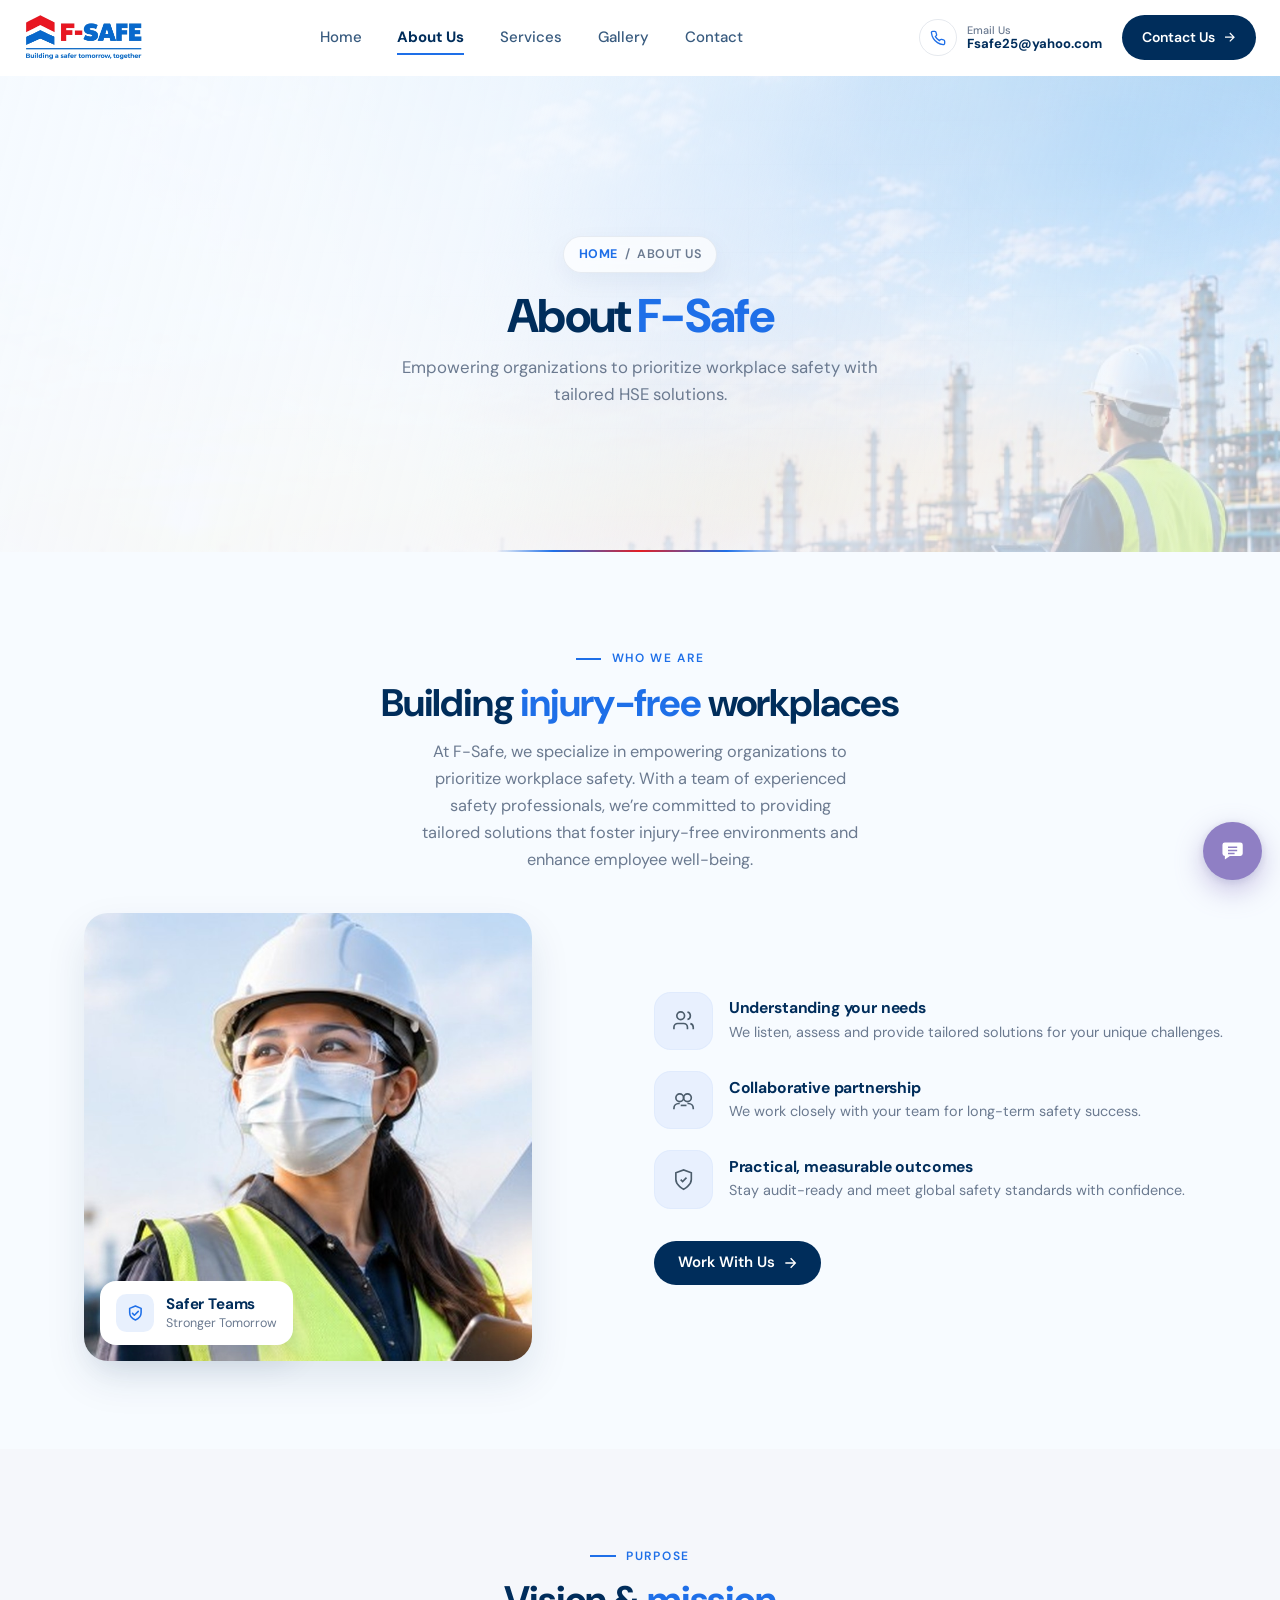
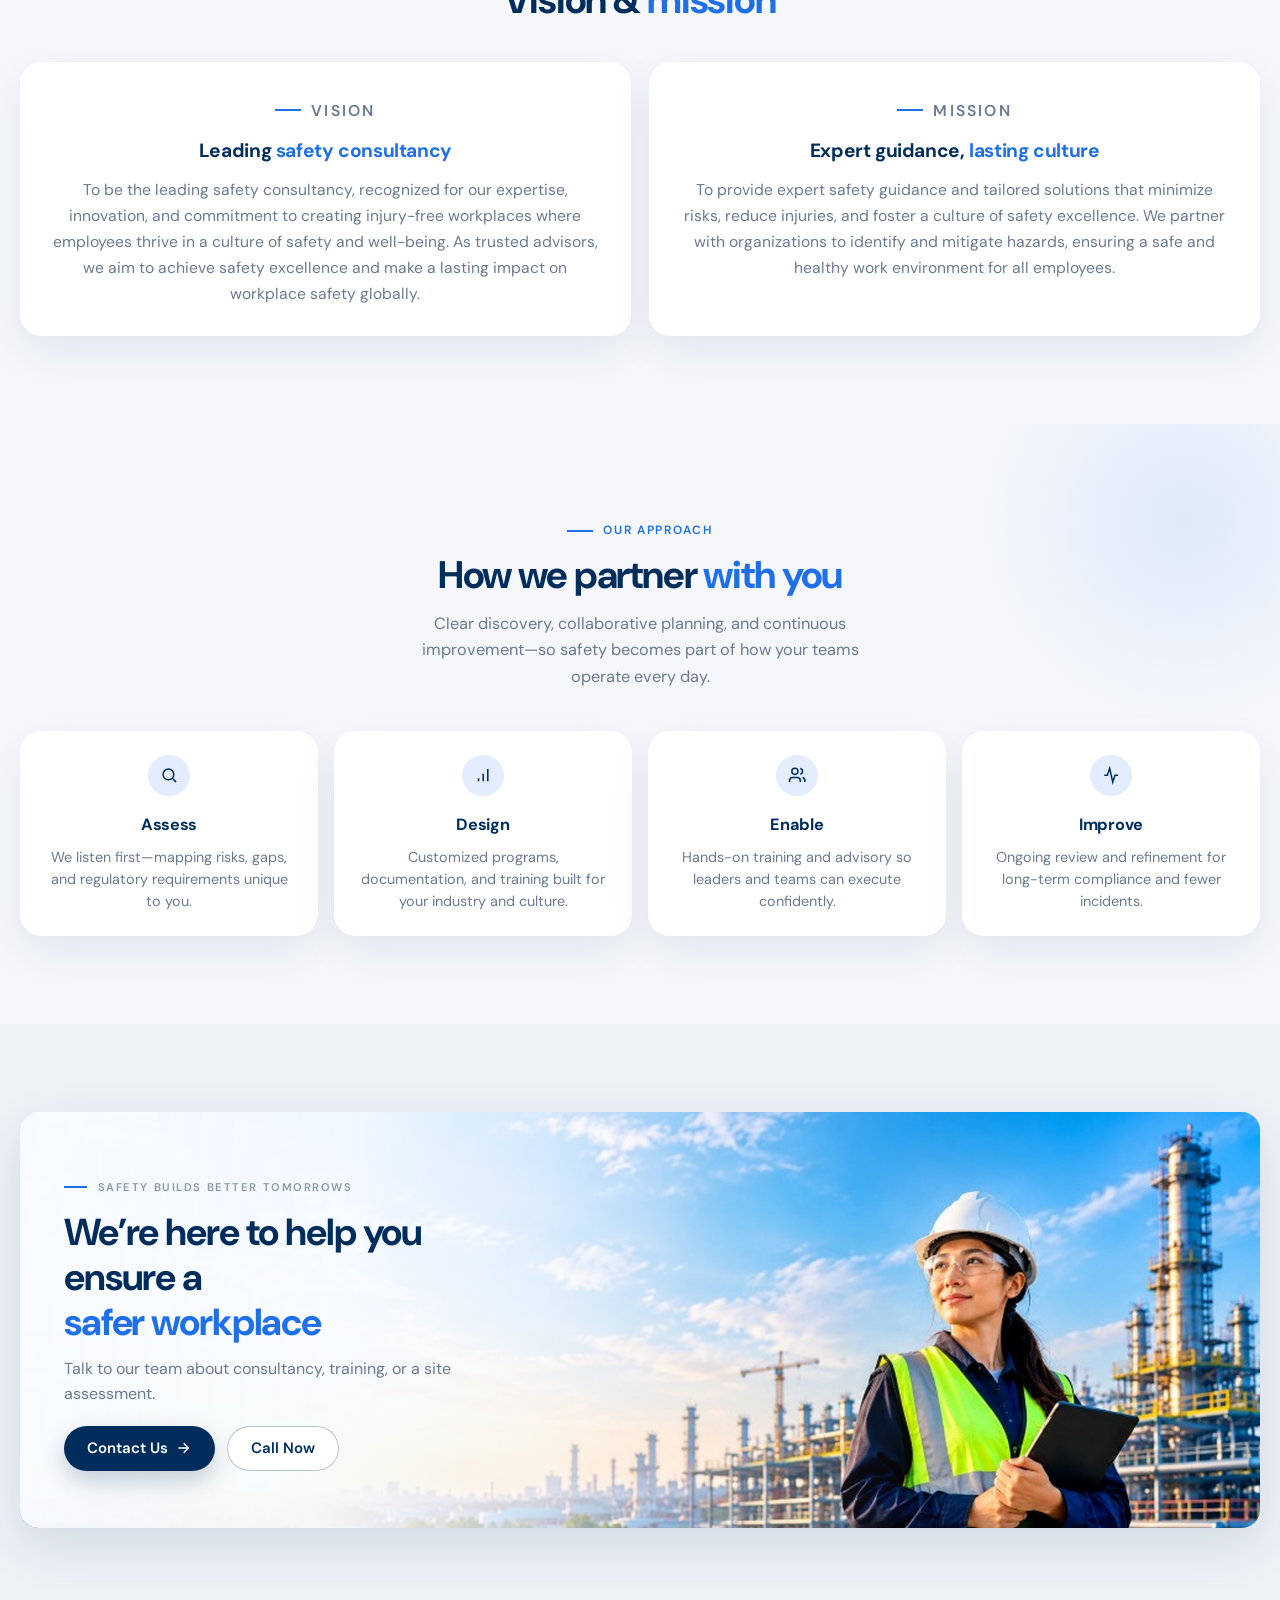
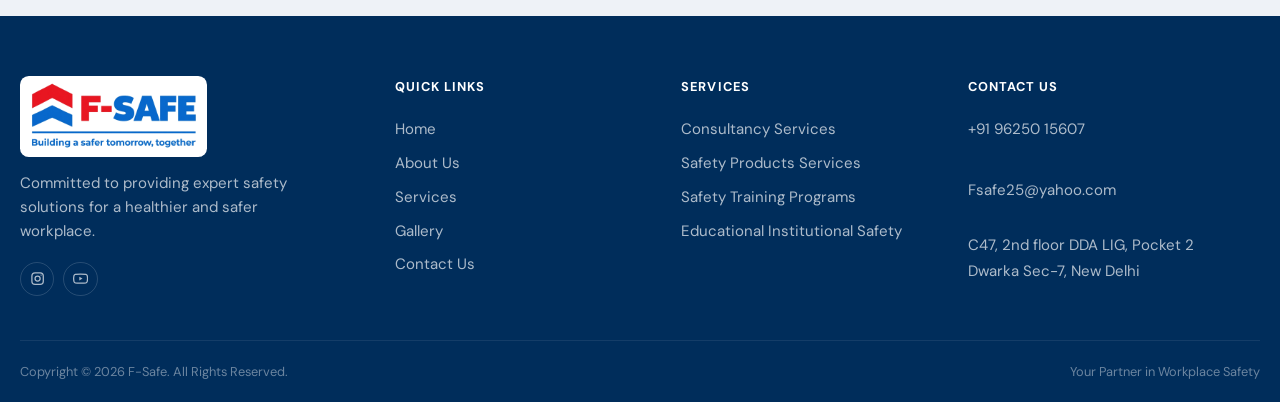
<file: about.html>
<!DOCTYPE html>
<html lang="en">
  <head>
    <meta charset="UTF-8" />
    <meta name="viewport" content="width=device-width, initial-scale=1.0" />
    <title>About Us | F-Safe</title>
    <meta
      name="description"
      content="Learn about F-Safe—an independent HSE consultancy committed to injury-free workplaces and safety excellence."
    />
    <link rel="preconnect" href="https://fonts.googleapis.com" />
    <link rel="preconnect" href="https://fonts.gstatic.com" crossorigin />
    <link
      href="https://fonts.googleapis.com/css2?family=Caveat:wght@600;700&family=DM+Sans:ital,opsz,wght@0,9..40,400;0,9..40,500;0,9..40,600;0,9..40,700;1,9..40,400&display=swap"
      rel="stylesheet"
    />
    <link rel="stylesheet" href="css/styles.css?v=44" />
  </head>
  <body class="is-loading">
    <div class="preloader" aria-hidden="true">
      <div class="preloader__core">
        <span class="preloader__mark" aria-hidden="true">
          <img src="assets/logo.png?v=9" alt="" width="944" height="380" />
        </span>
        <div class="preloader__bar" aria-hidden="true"><span></span></div>
      </div>
    </div>

    <header class="site-header">
      <div class="container header-bar">
        <a class="logo" href="index.html" aria-label="F-Safe home">
            <img src="assets/logo.png?v=9" alt="F-SAFE" width="944" height="380" />
          </a>
        <button class="nav-toggle" type="button" aria-label="Open menu" aria-expanded="false">
          <span></span>
        </button>
        <nav class="nav" aria-label="Primary">
          <div class="nav__links">
            <a href="index.html">Home</a>
            <a class="is-active" href="about.html">About Us</a>
            <a href="services.html">Services</a>
            <a href="gallery.html">Gallery</a>
            <a href="contact.html">Contact</a>
          </div>
          <div class="nav__aside">
            <a class="nav-email" href="mailto:Fsafe25@yahoo.com">
              <span class="nav-email__icon" aria-hidden="true">
                <svg viewBox="0 0 24 24" fill="none" stroke="currentColor" stroke-width="2">
                  <path
                    d="M22 16.92v3a2 2 0 0 1-2.18 2 19.79 19.79 0 0 1-8.63-3.07 19.5 19.5 0 0 1-6-6A19.79 19.79 0 0 1 2.12 4.18 2 2 0 0 1 4.11 2h3a2 2 0 0 1 2 1.72c.13.96.37 1.9.72 2.81a2 2 0 0 1-.45 2.11L8.09 9.91a16 16 0 0 0 6 6l1.27-1.27a2 2 0 0 1 2.11-.45c.91.35 1.85.59 2.81.72A2 2 0 0 1 22 16.92z"
                  />
                </svg>
              </span>
              <span>
                <small>Email Us</small>
                <strong>Fsafe25@yahoo.com</strong>
              </span>
            </a>
            <a class="nav-cta" href="contact.html">
              Contact Us
              <svg viewBox="0 0 24 24" fill="none" stroke="currentColor" stroke-width="2">
                <path d="M5 12h14M13 5l7 7-7 7" />
              </svg>
            </a>
          </div>
        </nav>
      </div>
    </header>

    <main>
      <section class="page-hero">
        <div class="page-hero__media" aria-hidden="true">
          <img
            src="assets/hero-bg.jpg"
            alt=""
            width="1800"
            height="1000"
          />
        </div>
        <div class="page-hero__shade"></div>
        <div class="container page-hero__content">
          <div class="breadcrumb">
            <a href="index.html">Home</a>
            <span>/</span>
            <span>About Us</span>
          </div>
          <h1 class="reveal">About <span>F-Safe</span></h1>
          <p class="reveal reveal-delay-1">
            Empowering organizations to prioritize workplace safety with tailored HSE solutions.
          </p>
        </div>
      </section>

      <section class="about-strip">
        <div class="container">
          <div class="section-head reveal">
            <p class="section-label">Who We Are</p>
            <h2 class="section-title">Building <span>injury-free</span> workplaces</h2>
            <p class="section-lead">
              At F-Safe, we specialize in empowering organizations to prioritize workplace safety.
              With a team of experienced safety professionals, we’re committed to providing tailored
              solutions that foster injury-free environments and enhance employee well-being.
            </p>
          </div>
          <div class="about-grid">
            <div class="about-visual reveal">
              <img
                class="about-visual__main"
                src="assets/about-main.jpg"
                alt="Safety professional in protective gear"
                width="777"
                height="1024"
              />
              <div class="about-chip">
                <span class="about-chip__icon" aria-hidden="true">
                  <svg viewBox="0 0 24 24" fill="none" stroke="currentColor" stroke-width="1.8" stroke-linecap="round" stroke-linejoin="round">
                    <path d="M12 3.4 5.4 6.2v4.8c0 4.2 2.8 7.2 6.6 8.6 3.8-1.4 6.6-4.4 6.6-8.6V6.2L12 3.4z" />
                    <path d="m8.7 12 2.1 2.1 4.5-4.4" />
                  </svg>
                </span>
                <div>
                  <strong>Safer Teams</strong>
                  <span>Stronger Tomorrow</span>
                </div>
              </div>
            </div>
            <div class="about-copy reveal reveal-delay-1">
              <ul class="approach-list">
                <li>
                  <span class="approach-list__icon" aria-hidden="true">
                    <svg viewBox="0 0 24 24" fill="none" stroke="currentColor" stroke-width="1.8">
                      <path d="M16 21v-2a4 4 0 0 0-4-4H6a4 4 0 0 0-4 4v2" />
                      <circle cx="9" cy="7" r="4" />
                      <path d="M22 21v-2a4 4 0 0 0-3-3.87M16 3.13a4 4 0 0 1 0 7.75" />
                    </svg>
                  </span>
                  <div>
                    <strong>Understanding your needs</strong>
                    <span>We listen, assess and provide tailored solutions for your unique challenges.</span>
                  </div>
                </li>
                <li>
                  <span class="approach-list__icon" aria-hidden="true">
                    <svg viewBox="0 0 24 24" fill="none" stroke="currentColor" stroke-width="1.8">
                      <path d="M8 13a4 4 0 1 1 0-8 4 4 0 0 1 0 8z" />
                      <path d="M16 13a4 4 0 1 0 0-8 4 4 0 0 0 0 8z" />
                      <path d="M2 21v-1a5 5 0 0 1 5-5h1" />
                      <path d="M22 21v-1a5 5 0 0 0-5-5h-1" />
                      <path d="M9 17h6" />
                    </svg>
                  </span>
                  <div>
                    <strong>Collaborative partnership</strong>
                    <span>We work closely with your team for long-term safety success.</span>
                  </div>
                </li>
                <li>
                  <span class="approach-list__icon" aria-hidden="true">
                    <svg viewBox="0 0 24 24" fill="none" stroke="currentColor" stroke-width="1.8">
                      <path d="M12 22s8-4 8-10V5l-8-3-8 3v7c0 6 8 10 8 10z" />
                      <path d="m9 12 2 2 4-4" />
                    </svg>
                  </span>
                  <div>
                    <strong>Practical, measurable outcomes</strong>
                    <span>Stay audit-ready and meet global safety standards with confidence.</span>
                  </div>
                </li>
              </ul>
              <a class="btn btn--dark" href="contact.html">
                Work With Us
                <svg viewBox="0 0 24 24" fill="none" stroke="currentColor" stroke-width="2">
                  <path d="M5 12h14M13 5l7 7-7 7" />
                </svg>
              </a>
            </div>
          </div>
        </div>
      </section>

      <section style="background: var(--stone)">
        <div class="container">
          <div class="section-head section-head--center reveal">
            <p class="section-label">Purpose</p>
            <h2 class="section-title">Vision & <span>mission</span></h2>
          </div>
          <div class="vm-grid">
            <article class="vm-card reveal">
              <p class="section-label">Vision</p>
              <h3>Leading <span>safety consultancy</span></h3>
              <p>
                To be the leading safety consultancy, recognized for our expertise, innovation, and
                commitment to creating injury-free workplaces where employees thrive in a culture of
                safety and well-being. As trusted advisors, we aim to achieve safety excellence and
                make a lasting impact on workplace safety globally.
              </p>
            </article>
            <article class="vm-card reveal reveal-delay-1">
              <p class="section-label">Mission</p>
              <h3>Expert guidance, <span>lasting culture</span></h3>
              <p>
                To provide expert safety guidance and tailored solutions that minimize risks, reduce
                injuries, and foster a culture of safety excellence. We partner with organizations to
                identify and mitigate hazards, ensuring a safe and healthy work environment for all
                employees.
              </p>
            </article>
          </div>
        </div>
      </section>

      <section class="why">
        <div class="container">
          <div class="section-head section-head--center reveal">
            <p class="section-label">Our Approach</p>
            <h2 class="section-title">How we partner <span>with you</span></h2>
            <p class="section-lead">
              Clear discovery, collaborative planning, and continuous improvement—so safety becomes
              part of how your teams operate every day.
            </p>
          </div>
          <div class="why-grid">
            <article class="why-item reveal">
              <div class="why-item__icon">
                <svg viewBox="0 0 24 24" fill="none" stroke="currentColor" stroke-width="2">
                  <circle cx="11" cy="11" r="7" />
                  <path d="m21 21-4.3-4.3" />
                </svg>
              </div>
              <h3>Assess</h3>
              <p>We listen first—mapping risks, gaps, and regulatory requirements unique to you.</p>
            </article>
            <article class="why-item reveal reveal-delay-1">
              <div class="why-item__icon">
                <svg viewBox="0 0 24 24" fill="none" stroke="currentColor" stroke-width="2">
                  <path d="M12 20V10M18 20V4M6 20v-4" />
                </svg>
              </div>
              <h3>Design</h3>
              <p>Customized programs, documentation, and training built for your industry and culture.</p>
            </article>
            <article class="why-item reveal reveal-delay-2">
              <div class="why-item__icon">
                <svg viewBox="0 0 24 24" fill="none" stroke="currentColor" stroke-width="2">
                  <path d="M16 21v-2a4 4 0 0 0-4-4H6a4 4 0 0 0-4 4v2" />
                  <circle cx="9" cy="7" r="4" />
                  <path d="M22 21v-2a4 4 0 0 0-3-3.87M16 3.13a4 4 0 0 1 0 7.75" />
                </svg>
              </div>
              <h3>Enable</h3>
              <p>Hands-on training and advisory so leaders and teams can execute confidently.</p>
            </article>
            <article class="why-item reveal reveal-delay-3">
              <div class="why-item__icon">
                <svg viewBox="0 0 24 24" fill="none" stroke="currentColor" stroke-width="2">
                  <path d="M3 12h4l3-9 4 18 3-9h4" />
                </svg>
              </div>
              <h3>Improve</h3>
              <p>Ongoing review and refinement for long-term compliance and fewer incidents.</p>
            </article>
          </div>
        </div>
      </section>

      <section class="cta-band">
        <div class="container">
          <div class="cta-band__inner reveal">
            <div class="cta-band__media" aria-hidden="true">
              <img src="assets/cta-band.jpg?v=4" alt="" width="1920" height="720" />
            </div>
            <div class="cta-band__content">
              <div class="cta-band__copy">
                <p class="cta-band__eyebrow"><span></span> Safety builds better tomorrows</p>
                <h2>We’re here to help you ensure a <span>safer workplace</span></h2>
                <p class="cta-band__lead">Talk to our team about consultancy, training, or a site assessment.</p>
              </div>
              <div class="cta-band__actions btn-row">
                <a class="btn btn--cta-primary" href="contact.html">
                  Contact Us
                  <svg viewBox="0 0 24 24" fill="none" stroke="currentColor" stroke-width="2">
                    <path d="M5 12h14M13 5l7 7-7 7" />
                  </svg>
                </a>
                <a class="btn btn--cta-outline" href="tel:+919625015607">Call Now</a>
              </div>
            </div>
          </div>
        </div>
      </section>
    </main>

    <footer class="site-footer">
      <div class="container footer-grid">
        <div class="footer-brand">
          <a class="logo" href="index.html" aria-label="F-Safe home">
            <img src="assets/logo.png?v=9" alt="F-SAFE" width="944" height="380" />
          </a>
          <p>Committed to providing expert safety solutions for a healthier and safer workplace.</p>
          <div class="socials">
            <a href="https://www.instagram.com/" target="_blank" rel="noopener" aria-label="Instagram">
              <svg viewBox="0 0 24 24" fill="none" stroke="currentColor" stroke-width="2">
                <rect x="3" y="3" width="18" height="18" rx="5" />
                <circle cx="12" cy="12" r="4" />
                <circle cx="17.5" cy="6.5" r="1" fill="currentColor" stroke="none" />
              </svg>
            </a>
            <a href="https://www.youtube.com/" target="_blank" rel="noopener" aria-label="YouTube">
              <svg viewBox="0 0 24 24" fill="none" stroke="currentColor" stroke-width="2">
                <path
                  d="M22.5 7.5a3 3 0 0 0-2.1-2.1C18.7 5 12 5 12 5s-6.7 0-8.4.4A3 3 0 0 0 1.5 7.5 31 31 0 0 0 1 12a31 31 0 0 0 .5 4.5 3 3 0 0 0 2.1 2.1C5.3 19 12 19 12 19s6.7 0 8.4-.4a3 3 0 0 0 2.1-2.1A31 31 0 0 0 23 12a31 31 0 0 0-.5-4.5z"
                />
                <path d="m10 15 5-3-5-3v6z" fill="currentColor" stroke="none" />
              </svg>
            </a>
          </div>
        </div>
        <div class="footer-col">
          <h4>Quick Links</h4>
          <a href="index.html">Home</a>
          <a href="about.html">About Us</a>
          <a href="services.html">Services</a>
          <a href="gallery.html">Gallery</a>
          <a href="contact.html">Contact Us</a>
        </div>
        <div class="footer-col">
          <h4>Services</h4>
          <a href="consultancy-services.html">Consultancy Services</a>
          <a href="safety-products-services.html">Safety Products Services</a>
          <a href="safety-training-programs.html">Safety Training Programs</a>
          <a href="educational-institutional-safety.html">Educational Institutional Safety</a>
        </div>
        <div class="footer-col">
          <h4>Contact Us</h4>
          <address>
            <a href="tel:+919625015607">+91 96250 15607</a><br />
            <a href="mailto:Fsafe25@yahoo.com">Fsafe25@yahoo.com</a><br />
            C47, 2nd floor DDA LIG, Pocket 2<br />
            Dwarka Sec-7, New Delhi
          </address>
        </div>
      </div>
      <div class="container footer-bottom">
        <span>Copyright © 2026 F-Safe. All Rights Reserved.</span>
        <span>Your Partner in Workplace Safety</span>
      </div>
    </footer>

        <div class="fab" data-fab>
      <button class="fab__toggle" type="button" aria-expanded="false" aria-label="Open messages">
        <svg class="fab__icon-chat" viewBox="0 0 24 24" fill="currentColor" aria-hidden="true"><path d="M4 3.5h16A2.5 2.5 0 0 1 22.5 6v9A2.5 2.5 0 0 1 20 17.5H9.2L4 21.2V17.5H4A2.5 2.5 0 0 1 1.5 15V6A2.5 2.5 0 0 1 4 3.5zm3.25 4.25v1.55h9.5V7.75h-9.5zm0 3.3v1.55h9.5v-1.55h-9.5zm0 3.3v1.55h6.8v-1.55H7.25z"/></svg>
        <svg class="fab__icon-close" viewBox="0 0 24 24" fill="none" stroke="currentColor" stroke-width="2.4" aria-hidden="true">
          <path d="M6 6l12 12M18 6 6 18" />
        </svg>
      </button>
      <div class="fab__menu" aria-hidden="true">
        <a
          class="fab__link fab__link--ig"
          href="https://www.instagram.com/"
          target="_blank"
          rel="noopener noreferrer"
          aria-label="Instagram"
        >
          <svg viewBox="0 0 24 24" fill="none" stroke="currentColor" stroke-width="2" aria-hidden="true">
            <rect x="3" y="3" width="18" height="18" rx="5" />
            <circle cx="12" cy="12" r="4" />
            <circle cx="17.5" cy="6.5" r="1" fill="currentColor" stroke="none" />
          </svg>
        </a>
        <a
          class="fab__link fab__link--fb"
          href="https://www.facebook.com/"
          target="_blank"
          rel="noopener noreferrer"
          aria-label="Facebook"
        >
          <svg viewBox="0 0 24 24" fill="currentColor" aria-hidden="true">
            <path d="M14 9h3V6h-3c-2.2 0-4 1.8-4 4v2H7v3h3v7h3v-7h3l1-3h-4V10c0-.6.4-1 1-1z" />
          </svg>
        </a>
        <a
          class="fab__link fab__link--wa"
          href="https://wa.me/919625015607"
          target="_blank"
          rel="noopener noreferrer"
          aria-label="Chat on WhatsApp"
        >
          <svg viewBox="0 0 24 24" fill="currentColor" aria-hidden="true"><path d="M17.472 14.382c-.297-.149-1.758-.867-2.03-.967-.273-.099-.471-.148-.67.15-.197.297-.767.966-.94 1.164-.173.199-.347.223-.644.075-.297-.15-1.255-.463-2.39-1.475-.883-.788-1.48-1.761-1.653-2.059-.173-.297-.018-.458.13-.606.134-.133.298-.347.446-.52.149-.174.198-.298.298-.497.099-.198.05-.371-.025-.52-.075-.149-.669-1.612-.916-2.207-.242-.579-.487-.5-.669-.51-.173-.008-.371-.01-.57-.01-.198 0-.52.074-.792.372-.272.297-1.04 1.016-1.04 2.479 0 1.462 1.065 2.875 1.213 3.074.149.198 2.096 3.2 5.077 4.487.709.306 1.262.489 1.694.625.712.227 1.36.195 1.871.118.571-.085 1.758-.719 2.006-1.413.248-.694.248-1.289.173-1.413-.074-.124-.272-.198-.57-.347m-5.421 7.403h-.004a9.87 9.87 0 0 1-5.031-1.378l-.361-.214-3.741.982.998-3.648-.235-.374a9.86 9.86 0 0 1-1.51-5.26c.001-5.45 4.436-9.884 9.888-9.884 2.64 0 5.122 1.03 6.988 2.898a9.825 9.825 0 0 1 2.893 6.994c-.003 5.45-4.435 9.884-9.885 9.884m8.413-18.297A11.815 11.815 0 0 0 12.05 0C5.495 0 .16 5.335.157 11.892c0 2.096.547 4.142 1.588 5.945L.057 24l6.305-1.654a11.882 11.882 0 0 0 5.683 1.448h.005c6.554 0 11.89-5.335 11.893-11.893A11.821 11.821 0 0 0 20.464 3.488z"/></svg>
        </a>
      </div>
    </div>

    <script src="js/main.js?v=6"></script>
  </body>
</html>
</file>
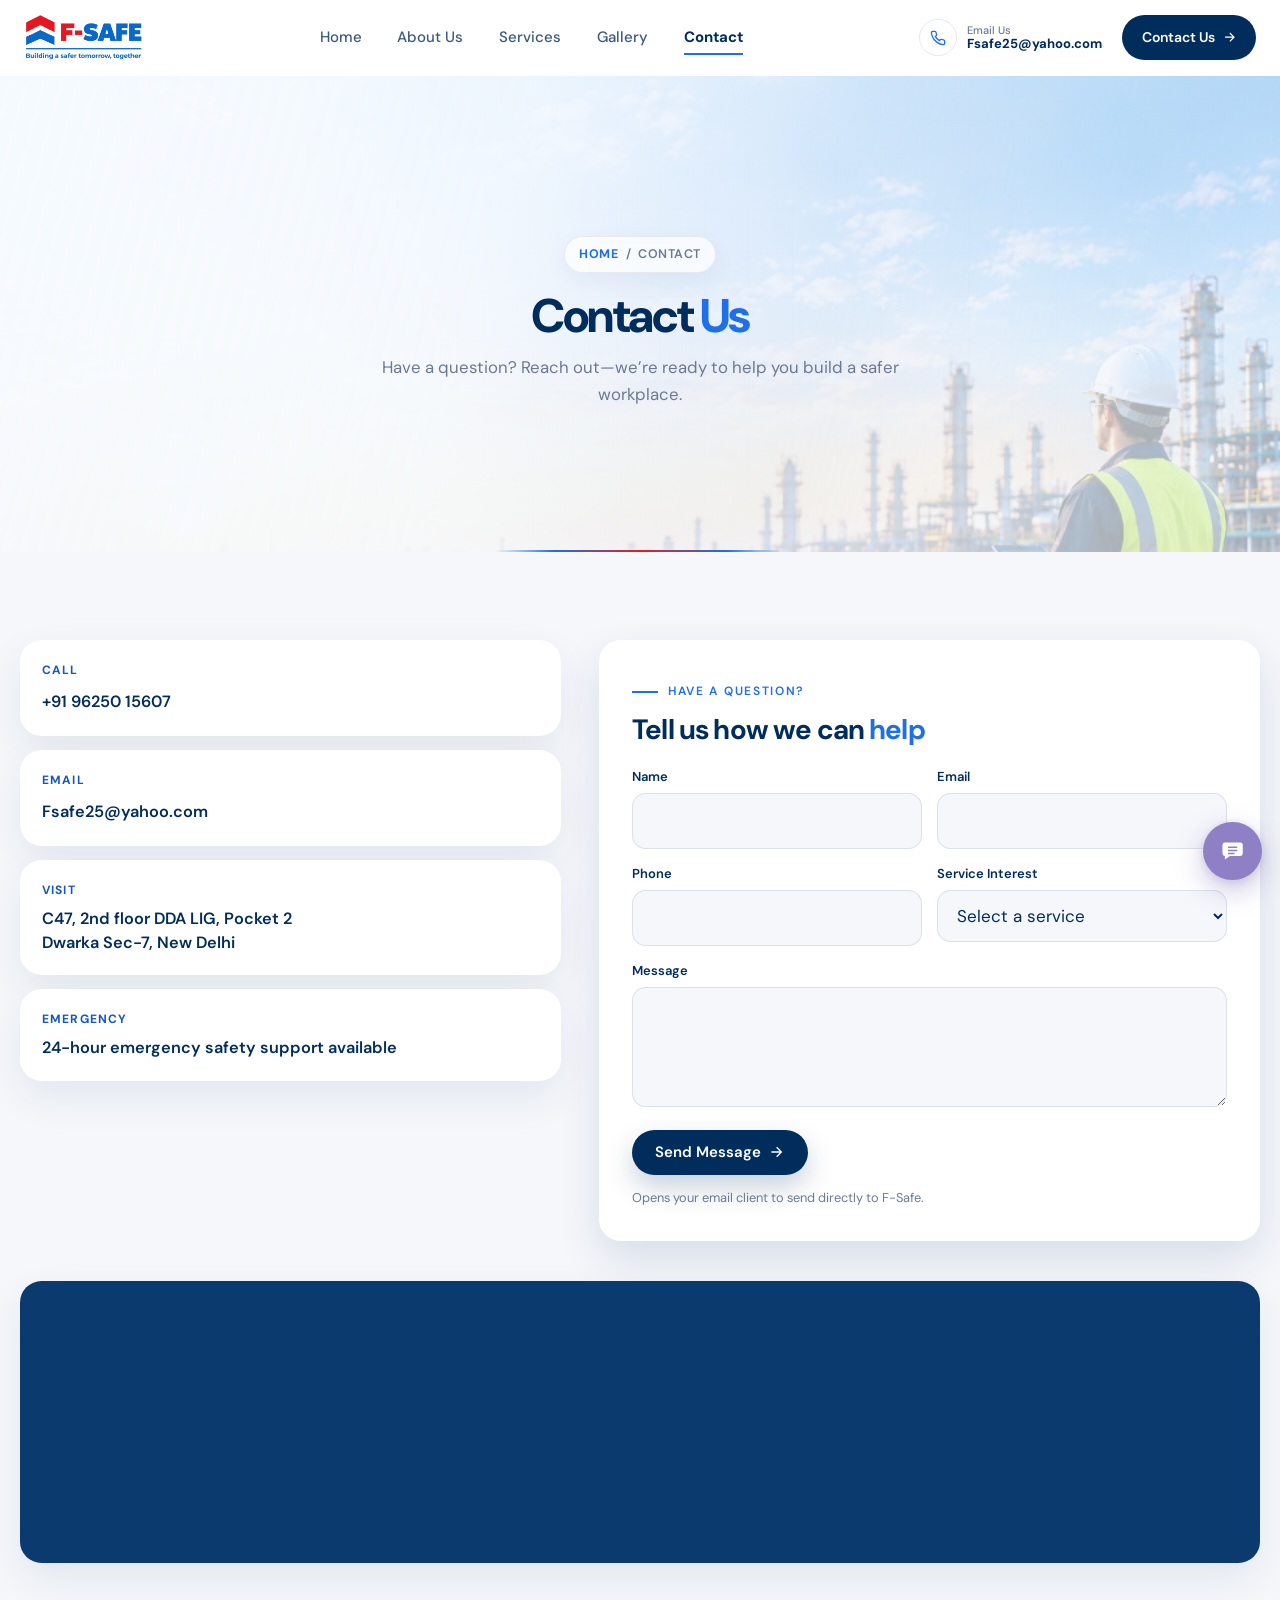
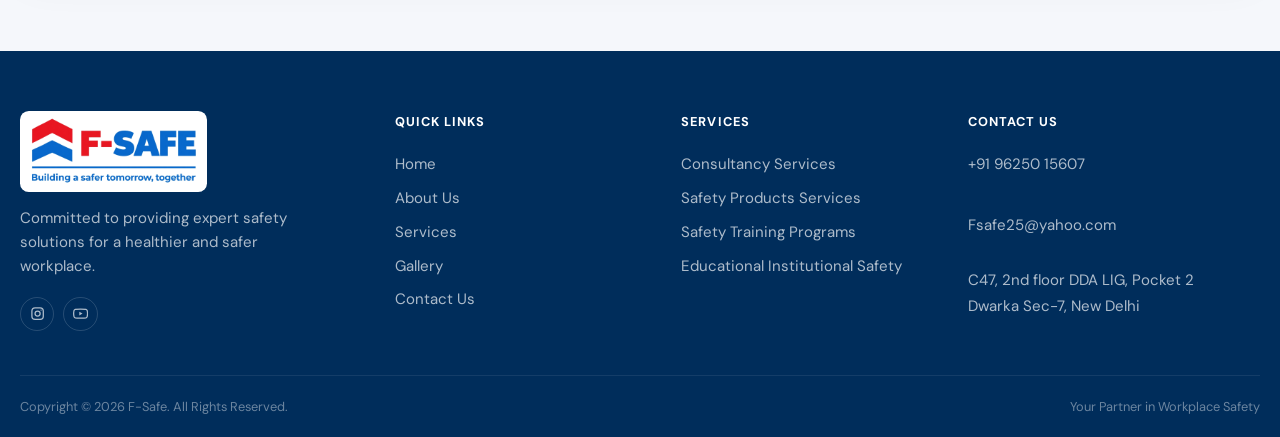
<file: contact.html>
<!DOCTYPE html>
<html lang="en">
  <head>
    <meta charset="UTF-8" />
    <meta name="viewport" content="width=device-width, initial-scale=1.0" />
    <title>Contact | F-Safe</title>
    <meta
      name="description"
      content="Contact F-Safe in Dwarka, New Delhi for safety consultancy, training, and support."
    />
    <link rel="preconnect" href="https://fonts.googleapis.com" />
    <link rel="preconnect" href="https://fonts.gstatic.com" crossorigin />
    <link
      href="https://fonts.googleapis.com/css2?family=Caveat:wght@600;700&family=DM+Sans:ital,opsz,wght@0,9..40,400;0,9..40,500;0,9..40,600;0,9..40,700;1,9..40,400&display=swap"
      rel="stylesheet"
    />
    <link rel="stylesheet" href="css/styles.css?v=44" />
  </head>
  <body class="is-loading">
    <div class="preloader" aria-hidden="true">
      <div class="preloader__core">
        <span class="preloader__mark" aria-hidden="true">
          <img src="assets/logo.png?v=9" alt="" width="944" height="380" />
        </span>
        <div class="preloader__bar" aria-hidden="true"><span></span></div>
      </div>
    </div>

    <header class="site-header">
      <div class="container header-bar">
        <a class="logo" href="index.html" aria-label="F-Safe home">
            <img src="assets/logo.png?v=9" alt="F-SAFE" width="944" height="380" />
          </a>
        <button class="nav-toggle" type="button" aria-label="Open menu" aria-expanded="false">
          <span></span>
        </button>
        <nav class="nav" aria-label="Primary">
          <div class="nav__links">
            <a href="index.html">Home</a>
            <a href="about.html">About Us</a>
            <a href="services.html">Services</a>
            <a href="gallery.html">Gallery</a>
            <a class="is-active" href="contact.html">Contact</a>
          </div>
          <div class="nav__aside">
            <a class="nav-email" href="mailto:Fsafe25@yahoo.com">
              <span class="nav-email__icon" aria-hidden="true">
                <svg viewBox="0 0 24 24" fill="none" stroke="currentColor" stroke-width="2">
                  <path
                    d="M22 16.92v3a2 2 0 0 1-2.18 2 19.79 19.79 0 0 1-8.63-3.07 19.5 19.5 0 0 1-6-6A19.79 19.79 0 0 1 2.12 4.18 2 2 0 0 1 4.11 2h3a2 2 0 0 1 2 1.72c.13.96.37 1.9.72 2.81a2 2 0 0 1-.45 2.11L8.09 9.91a16 16 0 0 0 6 6l1.27-1.27a2 2 0 0 1 2.11-.45c.91.35 1.85.59 2.81.72A2 2 0 0 1 22 16.92z"
                  />
                </svg>
              </span>
              <span>
                <small>Email Us</small>
                <strong>Fsafe25@yahoo.com</strong>
              </span>
            </a>
            <a class="nav-cta" href="contact.html">
              Contact Us
              <svg viewBox="0 0 24 24" fill="none" stroke="currentColor" stroke-width="2">
                <path d="M5 12h14M13 5l7 7-7 7" />
              </svg>
            </a>
          </div>
        </nav>
      </div>
    </header>

    <main>
      <section class="page-hero">
        <div class="page-hero__media" aria-hidden="true">
          <img
            src="assets/hero-bg.jpg"
            alt=""
            width="1800"
            height="1000"
          />
        </div>
        <div class="page-hero__shade"></div>
        <div class="container page-hero__content">
          <div class="breadcrumb">
            <a href="index.html">Home</a>
            <span>/</span>
            <span>Contact</span>
          </div>
          <h1 class="reveal">Contact <span>Us</span></h1>
          <p class="reveal reveal-delay-1">
            Have a question? Reach out—we’re ready to help you build a safer workplace.
          </p>
        </div>
      </section>

      <section style="background: var(--stone)">
        <div class="container">
          <div class="contact-grid">
            <div class="contact-info reveal">
              <div class="contact-info__card">
                <h3>Call</h3>
                <a href="tel:+919625015607">+91 96250 15607</a>
              </div>
              <div class="contact-info__card">
                <h3>Email</h3>
                <a href="mailto:Fsafe25@yahoo.com">Fsafe25@yahoo.com</a>
              </div>
              <div class="contact-info__card">
                <h3>Visit</h3>
                <p>C47, 2nd floor DDA LIG, Pocket 2<br />Dwarka Sec-7, New Delhi</p>
              </div>
              <div class="contact-info__card">
                <h3>Emergency</h3>
                <p>24-hour emergency safety support available</p>
              </div>
            </div>

            <div class="contact-form reveal reveal-delay-1">
              <p class="section-label">Have a Question?</p>
              <h2 class="section-title" style="font-size: 1.75rem; margin-bottom: 1.25rem">
                Tell us how we can <span>help</span>
              </h2>
              <form novalidate>
                <div class="form-row">
                  <div class="form-field">
                    <label for="name">Name</label>
                    <input id="name" name="name" type="text" autocomplete="name" required />
                  </div>
                  <div class="form-field">
                    <label for="email">Email</label>
                    <input id="email" name="email" type="email" autocomplete="email" required />
                  </div>
                </div>
                <div class="form-row">
                  <div class="form-field">
                    <label for="phone">Phone</label>
                    <input id="phone" name="phone" type="tel" autocomplete="tel" />
                  </div>
                  <div class="form-field">
                    <label for="service">Service Interest</label>
                    <select id="service" name="service">
                      <option value="">Select a service</option>
                      <option>Consultancy Services</option>
                      <option>Safety Training Programs</option>
                      <option>Safety Products Services</option>
                      <option>Educational Institutional Safety</option>
                      <option>General Enquiry</option>
                    </select>
                  </div>
                </div>
                <div class="form-field">
                  <label for="message">Message</label>
                  <textarea id="message" name="message" required></textarea>
                </div>
                <button class="btn btn--primary" type="submit">
                  Send Message
                  <svg viewBox="0 0 24 24" fill="none" stroke="currentColor" stroke-width="2">
                    <path d="M5 12h14M13 5l7 7-7 7" />
                  </svg>
                </button>
                <p class="form-note">Opens your email client to send directly to F-Safe.</p>
              </form>
            </div>
          </div>

          <div class="map-embed reveal">
            <iframe
              title="F-Safe location — Dwarka Sector 7, New Delhi"
              loading="lazy"
              referrerpolicy="no-referrer-when-downgrade"
              src="https://maps.google.com/maps?q=Dwarka%20Sector%207%20New%20Delhi&t=&z=14&ie=UTF8&iwloc=&output=embed"
            ></iframe>
          </div>
        </div>
      </section>
    </main>

    <footer class="site-footer">
      <div class="container footer-grid">
        <div class="footer-brand">
          <a class="logo" href="index.html" aria-label="F-Safe home">
            <img src="assets/logo.png?v=9" alt="F-SAFE" width="944" height="380" />
          </a>
          <p>Committed to providing expert safety solutions for a healthier and safer workplace.</p>
          <div class="socials">
            <a href="https://www.instagram.com/" target="_blank" rel="noopener" aria-label="Instagram">
              <svg viewBox="0 0 24 24" fill="none" stroke="currentColor" stroke-width="2">
                <rect x="3" y="3" width="18" height="18" rx="5" />
                <circle cx="12" cy="12" r="4" />
                <circle cx="17.5" cy="6.5" r="1" fill="currentColor" stroke="none" />
              </svg>
            </a>
            <a href="https://www.youtube.com/" target="_blank" rel="noopener" aria-label="YouTube">
              <svg viewBox="0 0 24 24" fill="none" stroke="currentColor" stroke-width="2">
                <path
                  d="M22.5 7.5a3 3 0 0 0-2.1-2.1C18.7 5 12 5 12 5s-6.7 0-8.4.4A3 3 0 0 0 1.5 7.5 31 31 0 0 0 1 12a31 31 0 0 0 .5 4.5 3 3 0 0 0 2.1 2.1C5.3 19 12 19 12 19s6.7 0 8.4-.4a3 3 0 0 0 2.1-2.1A31 31 0 0 0 23 12a31 31 0 0 0-.5-4.5z"
                />
                <path d="m10 15 5-3-5-3v6z" fill="currentColor" stroke="none" />
              </svg>
            </a>
          </div>
        </div>
        <div class="footer-col">
          <h4>Quick Links</h4>
          <a href="index.html">Home</a>
          <a href="about.html">About Us</a>
          <a href="services.html">Services</a>
          <a href="gallery.html">Gallery</a>
          <a href="contact.html">Contact Us</a>
        </div>
        <div class="footer-col">
          <h4>Services</h4>
          <a href="consultancy-services.html">Consultancy Services</a>
          <a href="safety-products-services.html">Safety Products Services</a>
          <a href="safety-training-programs.html">Safety Training Programs</a>
          <a href="educational-institutional-safety.html">Educational Institutional Safety</a>
        </div>
        <div class="footer-col">
          <h4>Contact Us</h4>
          <address>
            <a href="tel:+919625015607">+91 96250 15607</a><br />
            <a href="mailto:Fsafe25@yahoo.com">Fsafe25@yahoo.com</a><br />
            C47, 2nd floor DDA LIG, Pocket 2<br />
            Dwarka Sec-7, New Delhi
          </address>
        </div>
      </div>
      <div class="container footer-bottom">
        <span>Copyright © 2026 F-Safe. All Rights Reserved.</span>
        <span>Your Partner in Workplace Safety</span>
      </div>
    </footer>

        <div class="fab" data-fab>
      <button class="fab__toggle" type="button" aria-expanded="false" aria-label="Open messages">
        <svg class="fab__icon-chat" viewBox="0 0 24 24" fill="currentColor" aria-hidden="true"><path d="M4 3.5h16A2.5 2.5 0 0 1 22.5 6v9A2.5 2.5 0 0 1 20 17.5H9.2L4 21.2V17.5H4A2.5 2.5 0 0 1 1.5 15V6A2.5 2.5 0 0 1 4 3.5zm3.25 4.25v1.55h9.5V7.75h-9.5zm0 3.3v1.55h9.5v-1.55h-9.5zm0 3.3v1.55h6.8v-1.55H7.25z"/></svg>
        <svg class="fab__icon-close" viewBox="0 0 24 24" fill="none" stroke="currentColor" stroke-width="2.4" aria-hidden="true">
          <path d="M6 6l12 12M18 6 6 18" />
        </svg>
      </button>
      <div class="fab__menu" aria-hidden="true">
        <a
          class="fab__link fab__link--ig"
          href="https://www.instagram.com/"
          target="_blank"
          rel="noopener noreferrer"
          aria-label="Instagram"
        >
          <svg viewBox="0 0 24 24" fill="none" stroke="currentColor" stroke-width="2" aria-hidden="true">
            <rect x="3" y="3" width="18" height="18" rx="5" />
            <circle cx="12" cy="12" r="4" />
            <circle cx="17.5" cy="6.5" r="1" fill="currentColor" stroke="none" />
          </svg>
        </a>
        <a
          class="fab__link fab__link--fb"
          href="https://www.facebook.com/"
          target="_blank"
          rel="noopener noreferrer"
          aria-label="Facebook"
        >
          <svg viewBox="0 0 24 24" fill="currentColor" aria-hidden="true">
            <path d="M14 9h3V6h-3c-2.2 0-4 1.8-4 4v2H7v3h3v7h3v-7h3l1-3h-4V10c0-.6.4-1 1-1z" />
          </svg>
        </a>
        <a
          class="fab__link fab__link--wa"
          href="https://wa.me/919625015607"
          target="_blank"
          rel="noopener noreferrer"
          aria-label="Chat on WhatsApp"
        >
          <svg viewBox="0 0 24 24" fill="currentColor" aria-hidden="true"><path d="M17.472 14.382c-.297-.149-1.758-.867-2.03-.967-.273-.099-.471-.148-.67.15-.197.297-.767.966-.94 1.164-.173.199-.347.223-.644.075-.297-.15-1.255-.463-2.39-1.475-.883-.788-1.48-1.761-1.653-2.059-.173-.297-.018-.458.13-.606.134-.133.298-.347.446-.52.149-.174.198-.298.298-.497.099-.198.05-.371-.025-.52-.075-.149-.669-1.612-.916-2.207-.242-.579-.487-.5-.669-.51-.173-.008-.371-.01-.57-.01-.198 0-.52.074-.792.372-.272.297-1.04 1.016-1.04 2.479 0 1.462 1.065 2.875 1.213 3.074.149.198 2.096 3.2 5.077 4.487.709.306 1.262.489 1.694.625.712.227 1.36.195 1.871.118.571-.085 1.758-.719 2.006-1.413.248-.694.248-1.289.173-1.413-.074-.124-.272-.198-.57-.347m-5.421 7.403h-.004a9.87 9.87 0 0 1-5.031-1.378l-.361-.214-3.741.982.998-3.648-.235-.374a9.86 9.86 0 0 1-1.51-5.26c.001-5.45 4.436-9.884 9.888-9.884 2.64 0 5.122 1.03 6.988 2.898a9.825 9.825 0 0 1 2.893 6.994c-.003 5.45-4.435 9.884-9.885 9.884m8.413-18.297A11.815 11.815 0 0 0 12.05 0C5.495 0 .16 5.335.157 11.892c0 2.096.547 4.142 1.588 5.945L.057 24l6.305-1.654a11.882 11.882 0 0 0 5.683 1.448h.005c6.554 0 11.89-5.335 11.893-11.893A11.821 11.821 0 0 0 20.464 3.488z"/></svg>
        </a>
      </div>
    </div>

    <script src="js/main.js?v=6"></script>
  </body>
</html>
</file>
<file: css/styles.css>
/* F-Safe — premium corporate redesign */
:root {
  --ink: #002d5b;
  --ink-soft: #0a3a6e;
  --navy: #002d5b;
  --blue: #1e6fe8;
  --blue-bright: #2f7cf0;
  --red: #e31e24;
  --stone: #f5f7fb;
  --paper: #ffffff;
  --muted: #6b7a90;
  --line: rgba(0, 45, 91, 0.1);
  --accent: #1e6fe8;
  --accent-deep: #1557c0;
  --accent-soft: rgba(30, 111, 232, 0.12);
  --font: "DM Sans", system-ui, -apple-system, sans-serif;
  --font-script: "Caveat", cursive;
  --ease: cubic-bezier(0.22, 1, 0.36, 1);
  --ease-out: cubic-bezier(0.16, 1, 0.3, 1);
  --nav-h: 4.75rem;
  --max: 78rem;
  --gutter: clamp(0.85rem, 2vw, 1.25rem);
  --radius: 0.75rem;
  --radius-lg: 1.35rem;
  --shadow: 0 16px 40px rgba(0, 45, 91, 0.08);
  --shadow-strong: 0 18px 44px rgba(0, 45, 91, 0.12);
  --section-y: clamp(3.75rem, 7vw, 5.5rem);
}

*,
*::before,
*::after {
  box-sizing: border-box;
  margin: 0;
  padding: 0;
}

html {
  scroll-behavior: smooth;
  scroll-padding-top: calc(var(--nav-h) + 0.75rem);
}

body {
  font-family: var(--font);
  font-size: 1.0625rem;
  line-height: 1.65;
  color: var(--ink);
  background: var(--paper);
  -webkit-font-smoothing: antialiased;
  text-rendering: optimizeLegibility;
  overflow-x: hidden;
}

body.is-loading {
  overflow: hidden;
}

img {
  max-width: 100%;
  height: auto;
  display: block;
}

a {
  color: inherit;
  text-decoration: none;
}

ul {
  list-style: none;
}

button,
input,
textarea,
select {
  font: inherit;
  color: inherit;
  border: none;
  background: none;
}

button {
  cursor: pointer;
}

.container {
  width: min(100% - (var(--gutter) * 2), var(--max));
  margin-inline: auto;
}

/* ——— Preloader (fast brand flash) ——— */
.preloader {
  position: fixed;
  inset: 0;
  z-index: 9999;
  display: grid;
  place-items: center;
  background: #f7fbff;
  transition: opacity 0.28s ease, visibility 0.28s ease;
}

.preloader__core {
  display: grid;
  place-items: center;
  gap: 1rem;
  text-align: center;
}

.preloader__bar {
  width: 7.5rem;
  height: 2px;
  border-radius: 2px;
  background: rgba(0, 45, 91, 0.12);
  overflow: hidden;
}

.preloader__bar span {
  display: block;
  height: 100%;
  width: 0;
  background: linear-gradient(90deg, #e31e24, #1e6fe8);
  animation: preloadBar 0.55s var(--ease-out) forwards;
}

.preloader.is-done {
  opacity: 0;
  visibility: hidden;
  pointer-events: none;
}

@media (prefers-reduced-motion: reduce) {
  .preloader__bar span {
    animation: none;
    width: 100%;
  }
}

@keyframes preloadBar {
  to {
    width: 100%;
  }
}

/* ——— Header ——— */
.site-header {
  position: sticky;
  top: 0;
  z-index: 100;
  min-height: var(--nav-h);
  height: auto;
  display: flex;
  align-items: center;
  background: #fff;
  border-bottom: 1px solid transparent;
  transition: box-shadow 0.3s ease, border-color 0.3s ease;
  padding-block: 0.35rem;
  padding-inline: clamp(0.85rem, 2vw, 1.5rem);
}

.site-header .container {
  width: 100%;
  max-width: var(--max);
  margin-inline: auto;
}

.site-header.is-scrolled {
  border-bottom-color: var(--line);
  box-shadow: 0 6px 24px rgba(0, 45, 91, 0.06);
}

.header-bar {
  display: grid;
  grid-template-columns: auto minmax(0, 1fr) auto;
  align-items: center;
  column-gap: clamp(1.25rem, 3vw, 2.75rem);
  width: 100%;
}

.logo {
  display: inline-flex;
  align-items: center;
  justify-content: center;
  z-index: 2;
  flex-shrink: 0;
  min-width: 0;
  justify-self: start;
  grid-column: 1;
  line-height: 0;
  text-decoration: none;
}

.logo img {
  display: block;
  width: auto;
  height: 3rem;
  max-width: min(11.5rem, 46vw);
  max-height: 3rem;
  object-fit: contain;
  opacity: 1;
  visibility: visible;
}

.footer-brand .logo {
  display: inline-flex;
  padding: 0.4rem 0.55rem;
  border-radius: 0.55rem;
  background: #fff;
}

.footer-brand .logo img {
  height: 4.25rem;
  max-height: 4.25rem;
  max-width: 15rem;
  filter: none;
}

.preloader__mark {
  display: inline-flex;
  align-items: center;
  justify-content: center;
  width: auto;
  height: auto;
}

.preloader__mark img {
  display: block;
  width: auto;
  height: 4.75rem;
  max-height: 4.75rem;
  max-width: min(17rem, 72vw);
  object-fit: contain;
}

.nav-toggle {
  display: none;
  width: 2.4rem;
  height: 2.4rem;
  place-items: center;
  border-radius: 0.4rem;
  border: 1px solid var(--line);
  z-index: 2;
  grid-column: 3;
  justify-self: end;
}

.nav-toggle span,
.nav-toggle span::before,
.nav-toggle span::after {
  display: block;
  width: 1.05rem;
  height: 2px;
  background: var(--ink);
  position: relative;
  transition: transform 0.3s var(--ease), background 0.25s ease;
}

.nav-toggle span::before,
.nav-toggle span::after {
  content: "";
  position: absolute;
  left: 0;
}

.nav-toggle span::before {
  top: -6px;
}

.nav-toggle span::after {
  top: 6px;
}

.nav-toggle.is-open span {
  background: transparent;
}

.nav-toggle.is-open span::before {
  transform: translateY(6px) rotate(45deg);
}

.nav-toggle.is-open span::after {
  transform: translateY(-6px) rotate(-45deg);
}

.nav {
  display: contents;
}

.nav__links {
  display: flex;
  align-items: center;
  justify-content: center;
  gap: clamp(1.35rem, 2.8vw, 2.5rem);
  grid-column: 2;
  justify-self: center;
}

.nav a {
  position: relative;
  font-size: 0.9375rem;
  font-weight: 500;
  color: var(--ink);
  padding: 0.35rem 0;
  transition: color 0.25s ease;
}

.nav__links a {
  color: var(--ink);
  opacity: 0.78;
  white-space: nowrap;
}

.nav__links a::after {
  content: "";
  position: absolute;
  left: 0;
  bottom: 0;
  width: 100%;
  height: 2px;
  background: var(--blue);
  transform: scaleX(0);
  transform-origin: left;
  transition: transform 0.3s var(--ease);
}

.nav__links a:hover,
.nav__links a.is-active {
  opacity: 1;
  font-weight: 700;
}

.nav__links a:hover::after,
.nav__links a.is-active::after {
  transform: scaleX(1);
}

.nav__aside {
  display: flex;
  align-items: center;
  gap: 1.25rem;
  flex-shrink: 0;
  grid-column: 3;
  justify-self: end;
}

.nav-email {
  display: inline-flex;
  align-items: center;
  gap: 0.65rem;
  line-height: 1.15;
}

.nav-email__icon {
  width: 2.35rem;
  height: 2.35rem;
  border-radius: 50%;
  border: 1px solid var(--line);
  display: grid;
  place-items: center;
  color: var(--blue);
  flex-shrink: 0;
}

.nav-email__icon svg {
  width: 1rem;
  height: 1rem;
}

.nav-email small {
  display: block;
  font-size: 0.68rem;
  color: var(--muted);
  font-weight: 500;
}

.nav-email strong {
  display: block;
  font-size: 0.82rem;
  font-weight: 700;
  color: var(--ink);
}

.nav-cta {
  display: inline-flex;
  align-items: center;
  gap: 0.4rem;
  padding: 0.7rem 1.25rem !important;
  background: var(--navy);
  color: #fff !important;
  border-radius: 999px;
  font-size: 0.875rem !important;
  font-weight: 600 !important;
  transition: background 0.25s ease, transform 0.25s var(--ease) !important;
  white-space: nowrap;
}

.nav-cta svg {
  width: 0.9rem;
  height: 0.9rem;
}

.nav-cta:hover {
  background: var(--blue) !important;
  transform: translateY(-1px);
}

/* ——— Buttons ——— */
.btn {
  display: inline-flex;
  align-items: center;
  justify-content: center;
  gap: 0.45rem;
  padding: 0.9rem 1.45rem;
  border-radius: 999px;
  font-weight: 600;
  font-size: 0.9375rem;
  line-height: 1;
  transition: transform 0.3s var(--ease), background 0.25s ease, color 0.25s ease,
    box-shadow 0.3s ease, border-color 0.25s ease;
}

.btn svg {
  width: 1rem;
  height: 1rem;
  transition: transform 0.3s var(--ease);
}

.btn:hover svg {
  transform: translateX(3px);
}

.btn--primary,
.btn--navy {
  background: var(--navy);
  color: #fff;
  box-shadow: 0 12px 28px rgba(0, 45, 91, 0.22);
}

.btn--primary:hover,
.btn--navy:hover {
  background: var(--blue);
  transform: translateY(-2px);
}

.btn--dark {
  background: var(--ink);
  color: #fff;
}

.btn--dark:hover {
  background: var(--blue);
  transform: translateY(-2px);
}

.btn--ghost {
  border: 1px solid rgba(255, 255, 255, 0.35);
  color: #fff;
}

.btn--ghost:hover {
  background: #fff;
  color: var(--ink);
  border-color: #fff;
}

.btn--outline {
  border: 1px solid var(--line);
  color: var(--ink);
}

.btn--outline:hover {
  border-color: var(--ink);
  background: var(--ink);
  color: #fff;
}

.btn--story {
  background: rgba(255, 255, 255, 0.88);
  color: var(--ink);
  border: 1.5px solid rgba(0, 45, 91, 0.14);
  box-shadow: 0 8px 24px rgba(0, 45, 91, 0.06);
  gap: 0.5rem;
}

.btn--story:hover {
  background: #fff;
  border-color: var(--navy);
  color: var(--navy);
  transform: translateY(-2px);
}

.btn--story svg {
  width: 1rem;
  height: 1rem;
  transition: transform 0.35s var(--ease);
}

.btn--story:hover svg {
  transform: translateX(3px);
}

.btn-row {
  display: flex;
  flex-wrap: wrap;
  align-items: center;
  gap: 0.85rem;
}

/* ——— Hero ——— */
.hero {
  position: relative;
  overflow: hidden;
  background: #cfe0f2;
  padding: 0;
  height: calc(100vh - var(--nav-h));
  height: calc(100dvh - var(--nav-h));
  min-height: calc(100vh - var(--nav-h));
  min-height: calc(100dvh - var(--nav-h));
  max-height: calc(100vh - var(--nav-h));
  max-height: calc(100dvh - var(--nav-h));
  display: flex;
  flex-direction: column;
  justify-content: flex-end;
}

.hero__bg {
  position: absolute;
  inset: 0;
  z-index: 0;
  pointer-events: none;
  background: #cfe0f2;
  overflow: hidden;
}

.hero__bg img {
  position: absolute;
  inset: 0;
  width: 100%;
  height: 100%;
  max-width: none;
  max-height: none;
  object-fit: cover;
  /* Keep subject on the right; bias slightly up so hard hat isn't clipped */
  object-position: 88% center;
  opacity: 1;
  transform: none;
  animation: none;
  image-rendering: auto;
}

.hero__bg::after {
  content: "";
  position: absolute;
  inset: 0;
  background: linear-gradient(
    95deg,
    rgba(247, 251, 255, 0.72) 0%,
    rgba(247, 251, 255, 0.38) 18%,
    rgba(247, 251, 255, 0.08) 34%,
    transparent 48%
  );
  pointer-events: none;
}

.hero__grid {
  position: relative;
  z-index: 1;
  display: grid;
  grid-template-columns: 1fr;
  justify-items: center;
  text-align: center;
  align-items: center;
  flex: 1;
  width: min(100% - (var(--gutter) * 2), var(--max));
  margin-inline: auto;
  min-height: 0;
}

.hero__content {
  padding: clamp(1.25rem, 3vh, 2.5rem) 0 clamp(5.5rem, 9vh, 7rem);
  max-width: 40rem;
  margin-inline: auto;
  text-align: center;
  display: flex;
  flex-direction: column;
  align-items: center;
}

.hero__eyebrow {
  display: inline-flex;
  align-items: center;
  justify-content: center;
  font-size: 0.72rem;
  font-weight: 700;
  letter-spacing: 0.14em;
  text-transform: uppercase;
  color: var(--ink);
  margin-bottom: 1.1rem;
}

.hero h1 {
  font-size: clamp(2.1rem, 4.4vw, 3.4rem);
  font-weight: 800;
  letter-spacing: -0.04em;
  line-height: 1.05;
  color: var(--ink);
  margin-bottom: 0.9rem;
  max-width: 14ch;
}

.hero h1 span {
  display: block;
  color: var(--blue);
}

.hero__lead {
  color: var(--muted);
  font-size: 1.02rem;
  max-width: 42ch;
  margin-bottom: 1.5rem;
  line-height: 1.65;
}

.hero .btn-row {
  justify-content: center;
}

.hero > .container {
  position: relative;
  z-index: 5;
  width: min(100% - (var(--gutter) * 2), var(--max));
  margin-inline: auto;
}

.hero__features {
  position: relative;
  z-index: 5;
  display: grid;
  grid-template-columns: repeat(4, 1fr);
  gap: 0.75rem 1rem;
  margin-top: 0;
  margin-bottom: 1.35rem;
  padding: 1.1rem 1.2rem;
  background: rgba(255, 255, 255, 0.88);
  backdrop-filter: blur(14px);
  -webkit-backdrop-filter: blur(14px);
  border: 1px solid rgba(255, 255, 255, 0.7);
  border-radius: 1.35rem;
  box-shadow: 0 18px 50px rgba(0, 45, 91, 0.1);
  width: 100%;
}

.hero__feature {
  display: flex;
  align-items: center;
  gap: 0.75rem;
  min-width: 0;
  padding: 0.25rem 0.2rem;
}

.hero__feature-icon {
  width: 2.45rem;
  height: 2.45rem;
  border-radius: 0.65rem;
  display: inline-flex;
  align-items: center;
  justify-content: center;
  line-height: 0;
  color: var(--blue);
  background: var(--accent-soft);
  flex-shrink: 0;
}

.hero__feature-icon svg {
  display: block;
  width: 1.3rem;
  height: 1.3rem;
  margin: 0;
  overflow: visible;
}

.hero__feature strong {
  display: block;
  font-size: 0.88rem;
  font-weight: 700;
  color: var(--ink);
  letter-spacing: -0.01em;
  line-height: 1.2;
}

.hero__feature > div span {
  display: block;
  font-size: 0.72rem;
  color: var(--muted);
  margin-top: 0.2rem;
  line-height: 1.3;
}

@keyframes heroReveal {
  from {
    opacity: 0;
    transform: translateY(18px);
  }
  to {
    opacity: 1;
    transform: translateY(0);
  }
}

/* ——— Page hero ——— */
.page-hero {
  position: relative;
  isolation: isolate;
  min-height: clamp(17.5rem, 32vw, 22rem);
  display: grid;
  align-items: center;
  color: var(--ink);
  overflow: hidden;
  background:
    radial-gradient(ellipse 55% 70% at 88% 20%, rgba(30, 111, 232, 0.18), transparent 55%),
    radial-gradient(ellipse 45% 55% at 8% 85%, rgba(227, 30, 36, 0.08), transparent 60%),
    linear-gradient(135deg, #dceafb 0%, #f3f8ff 42%, #e7f0fb 100%);
  border-bottom: none;
}

.page-hero::before {
  content: "";
  position: absolute;
  inset: 0;
  z-index: 0;
  background-image:
    linear-gradient(rgba(0, 45, 91, 0.035) 1px, transparent 1px),
    linear-gradient(90deg, rgba(0, 45, 91, 0.035) 1px, transparent 1px);
  background-size: 2.75rem 2.75rem;
  mask-image: radial-gradient(ellipse 70% 80% at 50% 45%, #000 20%, transparent 75%);
  pointer-events: none;
  opacity: 0.7;
}

.page-hero::after {
  content: "";
  position: absolute;
  left: 50%;
  bottom: -1px;
  translate: -50% 0;
  width: min(18rem, 55vw);
  height: 3px;
  border-radius: 999px;
  background: linear-gradient(90deg, transparent, var(--blue) 20%, var(--red) 50%, var(--blue) 80%, transparent);
  z-index: 2;
  pointer-events: none;
}

.page-hero__media {
  position: absolute;
  inset: 0;
  z-index: 0;
}

.page-hero__media img {
  width: 100%;
  height: 100%;
  object-fit: cover;
  object-position: 72% center;
  opacity: 0.38;
  filter: saturate(1.05) contrast(1.02);
  transform: scale(1.04);
}

.page-hero__shade {
  position: absolute;
  inset: 0;
  z-index: 1;
  background:
    linear-gradient(
      105deg,
      rgba(247, 251, 255, 0.94) 0%,
      rgba(247, 251, 255, 0.82) 38%,
      rgba(247, 251, 255, 0.45) 62%,
      rgba(247, 251, 255, 0.2) 100%
    ),
    radial-gradient(circle at 50% 35%, rgba(30, 111, 232, 0.14), transparent 52%);
  pointer-events: none;
}

.page-hero__content {
  position: relative;
  z-index: 2;
  padding: clamp(3.25rem, 7vw, 4.5rem) 0 clamp(2.75rem, 5vw, 3.5rem);
  text-align: center;
  display: flex;
  flex-direction: column;
  align-items: center;
}

.page-hero h1 {
  font-size: clamp(2rem, 4.5vw, 2.95rem);
  font-weight: 800;
  letter-spacing: -0.035em;
  line-height: 1.1;
  margin-bottom: 0.7rem;
  color: var(--ink);
  text-wrap: balance;
  max-width: 16ch;
}

.page-hero h1 span {
  color: var(--blue);
}

.page-hero p {
  color: var(--muted);
  max-width: 44ch;
  font-size: 1.05rem;
  line-height: 1.6;
  margin-inline: auto;
}

.breadcrumb {
  display: inline-flex;
  flex-wrap: wrap;
  align-items: center;
  justify-content: center;
  gap: 0.45rem;
  font-size: 0.78rem;
  font-weight: 600;
  letter-spacing: 0.04em;
  text-transform: uppercase;
  color: var(--muted);
  margin-bottom: 1.15rem;
  padding: 0.45rem 0.9rem;
  border-radius: 999px;
  background: rgba(255, 255, 255, 0.72);
  border: 1px solid rgba(0, 45, 91, 0.08);
  box-shadow: 0 8px 24px rgba(0, 45, 91, 0.05);
  backdrop-filter: blur(8px);
}

.breadcrumb a {
  color: var(--blue);
  font-weight: 700;
}

.breadcrumb a:hover {
  color: var(--navy);
}

/* ——— Sections ——— */
section {
  padding: var(--section-y) 0;
}

.section-label {
  display: inline-flex;
  align-items: center;
  gap: 0.65rem;
  font-size: 0.75rem;
  font-weight: 600;
  letter-spacing: 0.14em;
  text-transform: uppercase;
  color: var(--blue);
  margin-bottom: 0.75rem;
}

.section-label::before {
  content: "";
  width: 1.6rem;
  height: 2px;
  background: var(--blue);
  flex-shrink: 0;
}

.why .section-label {
  color: var(--blue);
}

.why .section-label::before {
  background: var(--blue);
}

.section-title {
  font-size: clamp(1.75rem, 3.2vw, 2.4rem);
  font-weight: 700;
  letter-spacing: -0.03em;
  line-height: 1.15;
  margin-bottom: 0.85rem;
  color: var(--ink);
}

.section-title span {
  color: var(--blue);
}

.why .section-title {
  color: var(--ink);
}

.section-lead {
  color: var(--muted);
  max-width: 40ch;
  font-size: 1.02rem;
  line-height: 1.65;
}

.section-lead span {
  color: var(--blue);
  font-weight: 500;
}

.why .section-lead {
  color: var(--muted);
}

.section-head {
  margin-bottom: 2.5rem;
  max-width: 40rem;
  text-align: center;
  margin-inline: auto;
}

.section-head .section-lead,
.section-head--center .section-lead {
  margin-inline: auto;
}

.section-head--center {
  text-align: center;
  margin-inline: auto;
}

.section-head .section-label,
.services-intro .section-label,
.faq-intro .section-label {
  justify-content: center;
}

/* ——— About ——— */
.about-strip {
  background: #f7fbff;
  position: relative;
  overflow: hidden;
}

.about-grid {
  position: relative;
  z-index: 1;
  display: grid;
  grid-template-columns: 1fr 1.05fr;
  gap: clamp(2rem, 4.5vw, 4rem);
  align-items: center;
}

.about-visual {
  position: relative;
  width: 100%;
  max-width: 28rem;
  margin-inline: auto;
}

.about-visual__main {
  position: relative;
  display: block;
  width: 100%;
  height: auto;
  aspect-ratio: 1 / 1;
  object-fit: cover;
  object-position: center top;
  border-radius: 1.5rem;
  box-shadow: 0 18px 40px rgba(0, 45, 91, 0.1);
}

.about-chip {
  position: absolute;
  left: 1rem;
  bottom: 1rem;
  z-index: 2;
  display: flex;
  align-items: center;
  gap: 0.75rem;
  background: #fff;
  padding: 0.85rem 1rem;
  border-radius: 1rem;
  box-shadow: 0 14px 32px rgba(0, 45, 91, 0.14);
  max-width: 12.5rem;
}

.about-chip__icon {
  width: 2.35rem;
  height: 2.35rem;
  border-radius: 0.65rem;
  display: inline-flex;
  align-items: center;
  justify-content: center;
  line-height: 0;
  color: var(--blue);
  background: rgba(30, 111, 232, 0.1);
  flex-shrink: 0;
}

.about-chip__icon svg {
  display: block;
  width: 1.3rem;
  height: 1.3rem;
  margin: 0;
  overflow: visible;
}

.about-chip strong {
  display: block;
  font-size: 0.95rem;
  font-weight: 700;
  color: var(--ink);
  letter-spacing: -0.01em;
  line-height: 1.2;
}

.about-chip > div span {
  display: block;
  margin-top: 0.15rem;
  font-size: 0.78rem;
  color: var(--muted);
  line-height: 1.3;
}

.about-copy .approach-list {
  margin-top: 0;
}

.about-copy .btn {
  display: inline-flex;
}

.approach-list {
  margin: 1.5rem 0 1.85rem;
  display: grid;
  gap: 1rem;
}

.approach-list li {
  display: flex;
  align-items: center;
  gap: 1rem;
  font-weight: 500;
  font-size: 0.98rem;
  padding: 0.15rem 0;
  transition: transform 0.35s var(--ease);
}

.approach-list li:hover {
  transform: translateX(4px);
}

.approach-list li::before {
  display: none;
}

.approach-list__icon {
  width: 3.65rem;
  height: 3.65rem;
  border-radius: 1.05rem;
  display: grid;
  place-items: center;
  flex-shrink: 0;
  background: #e8f0fe;
  color: #4b5c6b;
  box-shadow: inset 0 0 0 1px rgba(30, 111, 232, 0.04);
  transition:
    background 0.3s ease,
    color 0.3s ease,
    transform 0.35s var(--ease),
    box-shadow 0.3s ease;
}

.approach-list__icon svg {
  width: 1.45rem;
  height: 1.45rem;
  stroke-width: 1.7;
  overflow: visible;
}

.approach-list li:hover .approach-list__icon {
  background: #d9e8ff;
  color: var(--navy);
  transform: translateY(-2px) scale(1.03);
  box-shadow: 0 10px 22px rgba(30, 111, 232, 0.14);
}

.approach-list li strong {
  display: block;
  font-size: 0.98rem;
  font-weight: 700;
  color: var(--ink);
  letter-spacing: -0.01em;
  margin-bottom: 0.2rem;
  line-height: 1.3;
}

.approach-list li > div > span {
  display: block;
  font-size: 0.9rem;
  font-weight: 400;
  color: var(--muted);
  line-height: 1.5;
}

.about-copy.reveal.is-visible .approach-list li {
  animation: approachIn 0.55s var(--ease-out) both;
}

.about-copy.reveal.is-visible .approach-list li:nth-child(1) {
  animation-delay: 0.12s;
}

.about-copy.reveal.is-visible .approach-list li:nth-child(2) {
  animation-delay: 0.22s;
}

.about-copy.reveal.is-visible .approach-list li:nth-child(3) {
  animation-delay: 0.32s;
}

@keyframes approachIn {
  from {
    opacity: 0;
    transform: translateY(14px);
  }
  to {
    opacity: 1;
    transform: translateY(0);
  }
}

@media (prefers-reduced-motion: reduce) {
  .about-copy.reveal.is-visible .approach-list li {
    animation: none;
  }

  .approach-list li:hover,
  .approach-list li:hover .approach-list__icon {
    transform: none;
  }
}

/* ——— Services ——— */
.services {
  background: #fff;
}

.services-top {
  display: grid;
  grid-template-columns: 1fr;
  gap: clamp(1.5rem, 3vw, 2.25rem);
  justify-items: center;
  text-align: center;
  margin-bottom: clamp(1.75rem, 3vw, 2.5rem);
}

.services-intro {
  max-width: 40rem;
}

.services-intro .section-lead {
  max-width: 42ch;
  margin-inline: auto;
}

.services-pills {
  display: grid;
  grid-template-columns: repeat(4, minmax(0, 1fr));
  gap: 0.85rem 1rem;
  padding-bottom: 0.35rem;
  width: 100%;
}

.services-pill {
  display: grid;
  justify-items: center;
  text-align: center;
  gap: 0.35rem;
  min-width: 0;
}

.services-pill__icon {
  width: 2.6rem;
  height: 2.6rem;
  border-radius: 50%;
  display: inline-flex;
  align-items: center;
  justify-content: center;
  line-height: 0;
  background: rgba(30, 111, 232, 0.12);
  color: var(--navy);
  margin-bottom: 0.2rem;
}

.services-pill__icon svg {
  display: block;
  width: 1.25rem;
  height: 1.25rem;
  margin: 0;
  overflow: visible;
}

.services-pill strong {
  font-size: 0.88rem;
  font-weight: 700;
  color: var(--ink);
  letter-spacing: -0.01em;
  line-height: 1.25;
}

.services-pill > span:last-child {
  font-size: 0.75rem;
  color: var(--muted);
  line-height: 1.35;
}

.service-grid {
  display: grid;
  grid-template-columns: repeat(2, 1fr);
  gap: 1.25rem;
}

.offer-card {
  position: relative;
  isolation: isolate;
  min-height: 22rem;
  border-radius: 1.35rem;
  overflow: hidden;
  box-shadow: 0 18px 40px rgba(0, 45, 91, 0.1);
  background: var(--navy);
}

.offer-card > img {
  position: absolute;
  inset: 0;
  width: 100%;
  height: 100%;
  object-fit: cover;
  transition: transform 0.7s var(--ease);
  z-index: 0;
}

.offer-card:hover > img {
  transform: scale(1.05);
}

.offer-card::after {
  content: "";
  position: absolute;
  inset: 0;
  background: linear-gradient(
    180deg,
    rgba(0, 45, 91, 0.05) 28%,
    rgba(0, 45, 91, 0.55) 58%,
    rgba(0, 30, 60, 0.92) 100%
  );
  z-index: 1;
  pointer-events: none;
}

.offer-card__content {
  position: absolute;
  left: 0;
  right: 0;
  bottom: 0;
  z-index: 2;
  display: flex;
  align-items: flex-end;
  justify-content: space-between;
  gap: 1rem;
  padding: 1.5rem 1.4rem 1.35rem;
  color: #fff;
}

.offer-card__content h3 {
  font-size: clamp(1.25rem, 2vw, 1.55rem);
  font-weight: 700;
  letter-spacing: -0.02em;
  margin-bottom: 0.55rem;
  color: #fff;
}

.offer-card__content p {
  color: rgba(255, 255, 255, 0.82);
  font-size: 0.92rem;
  line-height: 1.55;
  max-width: 36ch;
  margin-bottom: 1rem;
}

.offer-card__btn {
  display: inline-flex;
  align-items: center;
  gap: 0.4rem;
  padding: 0.55rem 1rem;
  border-radius: 999px;
  border: 1.5px solid rgba(120, 170, 255, 0.85);
  color: #fff;
  font-size: 0.86rem;
  font-weight: 600;
  transition: background 0.25s ease, border-color 0.25s ease, transform 0.25s ease;
}

.offer-card__btn svg {
  width: 0.9rem;
  height: 0.9rem;
  transition: transform 0.3s var(--ease);
}

.offer-card__btn:hover {
  background: rgba(30, 111, 232, 0.25);
  border-color: #fff;
  transform: translateY(-1px);
}

.offer-card__btn:hover svg {
  transform: translateX(3px);
}

.offer-card__num {
  flex-shrink: 0;
  font-size: 0.95rem;
  font-weight: 500;
  letter-spacing: 0.04em;
  color: rgba(255, 255, 255, 0.45);
  padding-bottom: 0.15rem;
}

.services-more {
  display: flex;
  justify-content: center;
  margin-top: clamp(1.75rem, 3.5vw, 2.5rem);
}

.service-detail {
  display: grid;
  gap: 0;
}

.service-detail__item {
  display: grid;
  grid-template-columns: 1fr 1.05fr;
  gap: clamp(1.5rem, 3vw, 2.5rem);
  align-items: center;
  padding: 2.25rem 0;
  border-bottom: 1px solid var(--line);
}

.service-detail__item:first-child {
  padding-top: 0;
}

.service-detail__item:last-child {
  border-bottom: none;
  padding-bottom: 0;
}

.service-detail__item:nth-child(even) .service-detail__media {
  order: 2;
}

.service-detail__media {
  overflow: hidden;
  border-radius: var(--radius-lg);
  aspect-ratio: 16 / 11;
  box-shadow: var(--shadow-strong);
}

.service-detail__media img {
  width: 100%;
  height: 100%;
  object-fit: cover;
  transition: transform 0.8s var(--ease);
}

.service-detail__item:hover .service-detail__media img {
  transform: scale(1.04);
}

.service-detail__copy .section-title,
.service-detail__copy h2 {
  font-size: clamp(1.45rem, 2.4vw, 1.85rem);
}

.feature-pills {
  display: flex;
  flex-wrap: wrap;
  justify-content: flex-start;
  gap: 0.5rem 0.55rem;
  margin: 1.1rem 0 1.35rem;
}

.feature-pills li {
  font-size: 0.8rem;
  font-weight: 500;
  padding: 0.35rem 0.7rem;
  background: var(--accent-soft);
  color: var(--accent-deep);
  border-radius: 999px;
}

/* ——— Why ——— */
.why {
  background: var(--stone);
  color: var(--ink);
  position: relative;
  overflow: hidden;
}

.why::before {
  content: "";
  position: absolute;
  width: 28rem;
  height: 28rem;
  right: -8rem;
  top: -8rem;
  border-radius: 50%;
  background: radial-gradient(circle, rgba(30, 111, 232, 0.1), transparent 65%);
  pointer-events: none;
}

.why-grid {
  display: grid;
  grid-template-columns: repeat(4, 1fr);
  gap: 1rem;
  position: relative;
}

.why-item {
  padding: 1.4rem 1.3rem;
  border: 1px solid transparent;
  border-radius: var(--radius-lg);
  background: var(--paper);
  box-shadow: var(--shadow);
  text-align: center;
  transition: box-shadow 0.3s ease, border-color 0.3s ease, transform 0.35s var(--ease);
}

.why-item:hover {
  border-color: rgba(30, 111, 232, 0.22);
  box-shadow: var(--shadow-strong);
  transform: translateY(-3px);
}

.why-item__icon {
  width: 2.6rem;
  height: 2.6rem;
  border-radius: 50%;
  display: grid;
  place-items: center;
  background: var(--accent-soft);
  color: var(--navy);
  margin: 0 auto 1rem;
}

.why-item__icon svg {
  width: 1.15rem;
  height: 1.15rem;
}

.why-item h3 {
  font-size: 1.02rem;
  font-weight: 700;
  letter-spacing: -0.02em;
  margin-bottom: 0.4rem;
  color: var(--ink);
}

.why-item p {
  color: var(--muted);
  font-size: 0.9rem;
  line-height: 1.55;
}

.why-split {
  display: grid;
  grid-template-columns: 1fr 1fr;
  gap: 1rem;
  margin-top: 2.25rem;
  position: relative;
}

.why-split img {
  width: 100%;
  height: 14.5rem;
  object-fit: cover;
  border-radius: var(--radius-lg);
  box-shadow: var(--shadow);
}

.emergency-chip {
  position: absolute;
  left: 50%;
  top: 50%;
  transform: translate(-50%, -50%);
  background: #fff;
  color: var(--ink);
  padding: 1rem 1.15rem;
  border-radius: 1.05rem;
  text-align: center;
  box-shadow: var(--shadow-strong);
  min-width: 7.75rem;
  border: 1px solid rgba(30, 111, 232, 0.12);
}

.emergency-chip strong {
  display: block;
  font-size: 1.85rem;
  line-height: 1;
  letter-spacing: -0.03em;
  color: var(--blue);
}

.emergency-chip span {
  display: block;
  margin-top: 0.3rem;
  font-size: 0.72rem;
  font-weight: 600;
  color: #3d5168;
  max-width: 12ch;
  margin-inline: auto;
  line-height: 1.3;
}

/* --- CTA --- */
.cta-band {
  padding: var(--section-y) 0;
  background: #eef2f7;
}

.cta-band__inner {
  position: relative;
  isolation: isolate;
  overflow: hidden;
  border-radius: 1.15rem;
  min-height: clamp(22rem, 38vw, 26rem);
  color: var(--ink);
  box-shadow: 0 18px 50px rgba(0, 45, 91, 0.12);
  background: #d7e6f5;
}

.cta-band__media {
  position: absolute;
  inset: 0;
  z-index: 0;
  pointer-events: none;
  overflow: hidden;
}

.cta-band__media::after {
  content: "";
  position: absolute;
  inset: 0;
  background: linear-gradient(
    95deg,
    rgba(248, 251, 255, 0.98) 0%,
    rgba(248, 251, 255, 0.94) 26%,
    rgba(248, 251, 255, 0.72) 42%,
    rgba(248, 251, 255, 0.28) 56%,
    rgba(248, 251, 255, 0.06) 66%,
    transparent 76%
  );
  pointer-events: none;
}

.cta-band__media img {
  width: 100%;
  height: 100%;
  object-fit: cover;
  object-position: 82% center;
  transform: scale(1.02);
  transition: transform 1.8s var(--ease-out);
}

.cta-band__inner:hover .cta-band__media img {
  transform: scale(1.05);
}

.cta-band__content {
  position: relative;
  z-index: 2;
  display: flex;
  flex-direction: column;
  align-items: flex-start;
  justify-content: center;
  gap: 1.2rem;
  min-height: inherit;
  padding: clamp(2rem, 4vw, 2.85rem) clamp(1.5rem, 3.5vw, 2.75rem);
  width: min(100%, 52%);
}

.cta-band__copy {
  max-width: 30rem;
}

.cta-band__eyebrow {
  display: inline-flex;
  align-items: center;
  gap: 0.65rem;
  font-size: 0.7rem;
  font-weight: 600;
  letter-spacing: 0.14em;
  text-transform: uppercase;
  color: #8b97a8;
  margin-bottom: 0.85rem;
}

.cta-band__eyebrow span {
  width: 1.45rem;
  height: 2px;
  background: var(--blue);
  flex-shrink: 0;
}

.cta-band h2 {
  font-size: clamp(1.65rem, 3.1vw, 2.35rem);
  font-weight: 700;
  letter-spacing: -0.03em;
  line-height: 1.2;
  margin-bottom: 0.7rem;
  color: var(--navy);
  text-wrap: pretty;
}

.cta-band h2 span {
  display: block;
  color: var(--blue);
  white-space: nowrap;
}

.cta-band__lead {
  color: #6b7a90;
  font-size: 1rem;
  line-height: 1.55;
  margin: 0;
  max-width: 36ch;
}

.cta-band__actions {
  display: flex;
  flex-direction: row;
  flex-wrap: wrap;
  gap: 0.75rem;
  align-items: center;
}

.cta-band .btn--cta-primary {
  background: var(--navy);
  color: #fff;
  justify-content: center;
  box-shadow: 0 10px 24px rgba(0, 45, 91, 0.22);
  transition: background 0.3s ease, transform 0.35s var(--ease), box-shadow 0.3s ease;
}

.cta-band .btn--cta-primary:hover {
  background: var(--blue);
  transform: translateY(-2px);
  box-shadow: 0 14px 28px rgba(30, 111, 232, 0.28);
}

.cta-band .btn--cta-primary svg {
  transition: transform 0.35s var(--ease);
}

.cta-band .btn--cta-primary:hover svg {
  transform: translateX(4px);
}

.cta-band .btn--cta-outline {
  border: 1.5px solid rgba(0, 45, 91, 0.28);
  color: var(--navy);
  background: rgba(255, 255, 255, 0.92);
  gap: 0.45rem;
  justify-content: center;
  transition: background 0.3s ease, color 0.3s ease, border-color 0.3s ease, transform 0.35s var(--ease);
}

.cta-band .btn--cta-outline svg {
  width: 1rem;
  height: 1rem;
}

.cta-band .btn--cta-outline:hover {
  background: var(--navy);
  color: #fff;
  border-color: var(--navy);
  transform: translateY(-2px);
}

.cta-band__perks {
  display: flex;
  flex-wrap: wrap;
  align-items: center;
  gap: 0;
  list-style: none;
  margin: 0.35rem 0 0;
  padding: 0.9rem 0 0;
  border-top: 1px solid rgba(0, 45, 91, 0.1);
  width: 100%;
  max-width: 34rem;
}

.cta-band__perks li {
  display: inline-flex;
  align-items: center;
  gap: 0.5rem;
  font-size: 0.8rem;
  font-weight: 600;
  color: #5c6b80;
  padding: 0 0.95rem;
  white-space: nowrap;
}

.cta-band__perks li:first-child {
  padding-left: 0;
}

.cta-band__perks li + li {
  border-left: 1px solid rgba(0, 45, 91, 0.12);
}

.cta-band__perk-icon {
  width: 1.9rem;
  height: 1.9rem;
  border-radius: 50%;
  display: grid;
  place-items: center;
  color: var(--blue);
  background: rgba(30, 111, 232, 0.12);
  flex-shrink: 0;
}

.cta-band__perk-icon svg {
  width: 0.85rem;
  height: 0.85rem;
  display: block;
}

.cta-band__inner.reveal {
  opacity: 0;
  transform: translateY(18px);
  transition:
    opacity 1s var(--ease-out),
    transform 1s var(--ease-out);
}

.cta-band__inner.reveal.is-visible {
  opacity: 1;
  transform: translateY(0);
}

.cta-band__inner.reveal.is-visible .cta-band__copy {
  animation: ctaCopyIn 0.95s cubic-bezier(0.22, 1, 0.36, 1) 0.1s both;
}

.cta-band__inner.reveal.is-visible .cta-band__actions {
  animation: ctaActionsIn 0.95s cubic-bezier(0.22, 1, 0.36, 1) 0.22s both;
}

.cta-band__inner.reveal.is-visible .cta-band__perks {
  animation: ctaActionsIn 0.95s cubic-bezier(0.22, 1, 0.36, 1) 0.32s both;
}

.cta-band__inner.reveal.is-visible .cta-band__media img {
  animation: ctaMediaIn 1.45s cubic-bezier(0.22, 1, 0.36, 1) both;
}

@keyframes ctaCopyIn {
  from { opacity: 0; transform: translateY(12px); }
  to { opacity: 1; transform: translateY(0); }
}

@keyframes ctaActionsIn {
  from { opacity: 0; transform: translateY(10px); }
  to { opacity: 1; transform: translateY(0); }
}

@keyframes ctaMediaIn {
  from { transform: scale(1.06); opacity: 0.75; }
  to { transform: scale(1.02); opacity: 1; }
}

@media (prefers-reduced-motion: reduce) {
  .cta-band__inner.reveal.is-visible .cta-band__copy,
  .cta-band__inner.reveal.is-visible .cta-band__actions,
  .cta-band__inner.reveal.is-visible .cta-band__perks,
  .cta-band__inner.reveal.is-visible .cta-band__media img {
    animation: none;
  }

  .cta-band__media img,
  .cta-band__inner:hover .cta-band__media img {
    transform: none;
  }
}

/* ——— FAQ ——— */
.faq {
  position: relative;
  isolation: isolate;
  overflow: hidden;
  background:
    radial-gradient(ellipse 55% 50% at 50% 0%, rgba(30, 111, 232, 0.09), transparent 58%),
    radial-gradient(ellipse 40% 35% at 12% 85%, rgba(0, 45, 91, 0.04), transparent 60%),
    radial-gradient(ellipse 40% 35% at 88% 80%, rgba(30, 111, 232, 0.06), transparent 55%),
    linear-gradient(180deg, #f8fbff 0%, #f3f7fc 100%);
}

.faq__glow {
  position: absolute;
  width: min(34rem, 75vw);
  height: min(34rem, 75vw);
  left: 50%;
  top: -18%;
  translate: -50% 0;
  border-radius: 50%;
  background: radial-gradient(circle, rgba(30, 111, 232, 0.12), transparent 68%);
  pointer-events: none;
  z-index: 0;
  animation: faqGlow 8s ease-in-out infinite alternate;
}

.faq .faq-layout {
  position: relative;
  z-index: 1;
  display: flex;
  flex-direction: column;
  align-items: center;
  gap: clamp(2.25rem, 4vw, 3.25rem);
}

.faq-intro {
  position: relative;
  text-align: center;
  width: min(100%, 48rem);
  margin-inline: auto;
  display: flex;
  flex-direction: column;
  align-items: center;
}

.faq-intro .section-label {
  justify-content: center;
  margin-bottom: 0.9rem;
}

.faq-intro .section-title {
  font-size: clamp(2rem, 4vw, 2.75rem);
  margin-bottom: 0.95rem;
  letter-spacing: -0.035em;
}

.faq-intro .section-lead {
  margin-inline: auto;
  max-width: none;
  width: 100%;
  font-size: 1.05rem;
  line-height: 1.7;
  color: var(--muted);
}

.faq-intro__actions {
  display: flex;
  flex-direction: column;
  align-items: center;
  gap: 1.05rem;
  margin-top: 1.85rem;
}

.faq-intro__actions .btn--dark {
  min-width: 11.5rem;
  padding: 0.95rem 1.7rem;
  box-shadow: 0 14px 30px rgba(0, 45, 91, 0.18);
}

.faq-intro__actions .btn--dark:hover {
  background: var(--blue);
  transform: translateY(-2px);
  box-shadow: 0 16px 34px rgba(30, 111, 232, 0.28);
}

.faq-intro__hint {
  display: inline-flex;
  align-items: center;
  justify-content: center;
  gap: 0.55rem;
  font-size: 0.84rem;
  color: var(--muted);
  letter-spacing: 0.01em;
}

.faq-intro__pulse {
  width: 0.55rem;
  height: 0.55rem;
  border-radius: 50%;
  background: var(--blue);
  box-shadow: 0 0 0 0 rgba(30, 111, 232, 0.45);
  animation: faqPulse 2.2s var(--ease) infinite;
  flex-shrink: 0;
}

.faq-intro__mark {
  display: none !important;
}

.faq-list {
  display: grid;
  gap: 0.85rem;
  width: min(100%, 48rem);
}

.faq-item {
  position: relative;
  border: 1px solid rgba(0, 45, 91, 0.06);
  border-radius: var(--radius-lg);
  background: rgba(255, 255, 255, 0.88);
  backdrop-filter: blur(8px);
  overflow: hidden;
  box-shadow: 0 10px 28px rgba(0, 45, 91, 0.05);
  opacity: 0;
  transform: translateY(22px);
  transition:
    border-color 0.3s ease,
    box-shadow 0.35s var(--ease),
    transform 0.55s var(--ease-out),
    opacity 0.55s var(--ease-out),
    background 0.3s ease;
  transition-delay: calc(var(--faq-i, 0) * 70ms);
}

.faq.is-inview .faq-item {
  opacity: 1;
  transform: translateY(0);
}

.faq-item::before {
  content: "";
  position: absolute;
  left: 0;
  top: 0;
  bottom: 0;
  width: 3px;
  background: var(--blue);
  transform: scaleY(0);
  transform-origin: top;
  transition: transform 0.4s var(--ease);
}

.faq-item:hover {
  border-color: rgba(30, 111, 232, 0.2);
  box-shadow: 0 16px 36px rgba(0, 45, 91, 0.09);
  transform: translateY(-2px);
}

.faq.is-inview .faq-item:hover {
  transform: translateY(-2px);
}

.faq-item.is-open {
  border-color: rgba(30, 111, 232, 0.32);
  background: #fff;
  box-shadow: var(--shadow-strong);
}

.faq-item.is-open::before {
  transform: scaleY(1);
}

.faq-item__trigger {
  width: 100%;
  display: grid;
  grid-template-columns: auto 1fr auto;
  align-items: center;
  gap: 0.9rem;
  text-align: left;
  padding: 1.15rem 1.2rem;
  color: var(--ink);
  cursor: pointer;
}

.faq-item__index {
  font-size: 0.78rem;
  font-weight: 700;
  letter-spacing: 0.06em;
  color: var(--blue);
  opacity: 0.7;
  transition: opacity 0.25s ease, color 0.25s ease;
}

.faq-item.is-open .faq-item__index,
.faq-item__trigger:hover .faq-item__index {
  opacity: 1;
}

.faq-item__q {
  font-weight: 600;
  font-size: 0.97rem;
  line-height: 1.35;
  transition: color 0.25s ease;
}

.faq-item.is-open .faq-item__q {
  color: var(--navy);
}

.faq-item__icon {
  width: 1.85rem;
  height: 1.85rem;
  border-radius: 50%;
  background: var(--accent-soft);
  color: var(--blue);
  display: grid;
  place-items: center;
  flex-shrink: 0;
  transition:
    transform 0.4s var(--ease),
    background 0.3s ease,
    color 0.3s ease,
    box-shadow 0.3s ease;
}

.faq-item.is-open .faq-item__icon {
  transform: rotate(45deg);
  background: var(--blue);
  color: #fff;
  box-shadow: 0 8px 18px rgba(30, 111, 232, 0.28);
}

.faq-item__icon svg {
  width: 0.82rem;
  height: 0.82rem;
}

.faq-item__panel {
  display: grid;
  grid-template-rows: 0fr;
  transition: grid-template-rows 0.42s var(--ease);
}

.faq-item.is-open .faq-item__panel {
  grid-template-rows: 1fr;
}

.faq-item__panel-inner {
  overflow: hidden;
  min-height: 0;
}

.faq-item__panel-inner p {
  padding: 0 1.2rem 1.25rem 3.35rem;
  color: var(--muted);
  font-size: 0.94rem;
  line-height: 1.65;
  opacity: 0;
  transform: translateY(8px);
  transition: opacity 0.35s ease, transform 0.4s var(--ease);
  transition-delay: 0s;
}

.faq-item.is-open .faq-item__panel-inner p {
  opacity: 1;
  transform: translateY(0);
  transition-delay: 0.12s;
}

@keyframes faqPulse {
  0% {
    box-shadow: 0 0 0 0 rgba(30, 111, 232, 0.45);
  }
  70% {
    box-shadow: 0 0 0 0.55rem rgba(30, 111, 232, 0);
  }
  100% {
    box-shadow: 0 0 0 0 rgba(30, 111, 232, 0);
  }
}

@keyframes faqGlow {
  from {
    transform: scale(1);
    opacity: 0.65;
  }
  to {
    transform: scale(1.1);
    opacity: 1;
  }
}

@media (prefers-reduced-motion: reduce) {
  .faq__glow,
  .faq-intro__pulse {
    animation: none;
  }

  .faq-item,
  .faq-intro__mark,
  .faq-item__panel,
  .faq-item__panel-inner p,
  .faq-item__icon {
    transition: none !important;
  }

  .faq-item {
    opacity: 1;
    transform: none;
  }
}

/* ——— Gallery ——— */
.gallery {
  position: relative;
  background:
    radial-gradient(ellipse 60% 45% at 50% 0%, rgba(30, 111, 232, 0.07), transparent 55%),
    linear-gradient(180deg, #f8fbff 0%, #ffffff 45%, #f5f8fc 100%);
}

.gallery .section-head {
  margin-bottom: clamp(1.75rem, 3.5vw, 2.5rem);
}

.gallery-grid {
  display: grid;
  width: 100%;
  grid-template-columns: repeat(3, minmax(0, 1fr));
  grid-auto-rows: minmax(15rem, 24vw);
  gap: clamp(0.85rem, 1.5vw, 1.15rem);
}

.gallery-item {
  position: relative;
  display: grid;
  grid-template: 1fr / 1fr;
  overflow: hidden;
  border-radius: 1.35rem;
  min-height: 0;
  box-shadow: 0 14px 36px rgba(0, 45, 91, 0.08);
  background: var(--navy);
  isolation: isolate;
  transition: transform 0.4s var(--ease), box-shadow 0.4s ease;
}

.gallery-item--lg {
  grid-column: span 2;
  grid-row: span 2;
}

.gallery-item--md,
.gallery-item--sm,
.gallery-item--wide {
  grid-column: span 1;
  grid-row: span 1;
}

.gallery-item::after {
  content: "";
  position: absolute;
  inset: 0;
  background: linear-gradient(180deg, transparent 40%, rgba(0, 25, 55, 0.82) 100%);
  opacity: 0.9;
  z-index: 1;
  transition: opacity 0.35s ease;
  pointer-events: none;
}

.gallery-item:hover {
  transform: translateY(-4px);
  box-shadow: 0 22px 48px rgba(0, 45, 91, 0.16);
}

.gallery-item:hover::after {
  opacity: 1;
}

.gallery-item img {
  grid-area: 1 / 1;
  width: 100%;
  height: 100%;
  min-height: 100%;
  object-fit: cover;
  object-position: center;
  transition: transform 0.9s var(--ease);
}

.gallery-item:hover img {
  transform: scale(1.06);
}

.gallery-item__caption {
  grid-area: 1 / 1;
  align-self: end;
  position: relative;
  z-index: 2;
  padding: 1.15rem 1.25rem 1.25rem;
  color: #fff;
  display: grid;
  gap: 0.3rem;
  pointer-events: none;
}

.gallery-item__tag {
  display: inline-flex;
  width: fit-content;
  font-size: 0.68rem;
  font-weight: 700;
  letter-spacing: 0.12em;
  text-transform: uppercase;
  color: #9ec5ff;
}

.gallery-item__caption strong {
  font-size: clamp(0.92rem, 1.4vw, 1.05rem);
  font-weight: 600;
  letter-spacing: -0.01em;
  line-height: 1.3;
}

/* ——— Vision / Mission ——— */
.vm-grid {
  display: grid;
  grid-template-columns: 1fr 1fr;
  gap: 1.15rem;
}

.vm-card {
  padding: 1.75rem;
  background: var(--paper);
  border-radius: var(--radius-lg);
  border: 1px solid transparent;
  box-shadow: var(--shadow);
  text-align: center;
  transition: box-shadow 0.3s ease, transform 0.3s var(--ease);
}

.vm-card:hover {
  box-shadow: var(--shadow-strong);
  transform: translateY(-2px);
}

.vm-card .section-label {
  justify-content: center;
}

.vm-card h3 {
  font-size: 1.2rem;
  letter-spacing: -0.02em;
  margin-bottom: 0.65rem;
  color: var(--ink);
}

.vm-card h3 span {
  color: var(--blue);
}

.vm-card p {
  color: var(--muted);
  font-size: 0.98rem;
}

/* ——— Contact ——— */
.contact-grid {
  display: grid;
  grid-template-columns: 0.9fr 1.1fr;
  gap: clamp(1.5rem, 3vw, 2.5rem);
  align-items: start;
}

.contact-info {
  display: grid;
  gap: 0.85rem;
}

.contact-info__card {
  padding: 1.25rem 1.3rem;
  background: var(--paper);
  border: 1px solid transparent;
  border-radius: var(--radius-lg);
  box-shadow: var(--shadow);
  transition: border-color 0.25s ease, transform 0.3s var(--ease), box-shadow 0.3s ease;
}

.contact-info__card:hover {
  border-color: rgba(30, 111, 232, 0.25);
  box-shadow: var(--shadow-strong);
  transform: translateY(-2px);
}

.contact-info__card h3 {
  font-size: 0.75rem;
  text-transform: uppercase;
  letter-spacing: 0.1em;
  color: var(--accent-deep);
  margin-bottom: 0.4rem;
}

.contact-info__card a,
.contact-info__card p {
  font-weight: 600;
  font-size: 1.02rem;
  line-height: 1.45;
}

.contact-info__card a:hover {
  color: var(--accent-deep);
}

.contact-form {
  background: var(--paper);
  border: 1px solid transparent;
  border-radius: var(--radius-lg);
  padding: clamp(1.5rem, 3vw, 2rem);
  box-shadow: var(--shadow-strong);
}

.form-row {
  display: grid;
  grid-template-columns: 1fr 1fr;
  gap: 0.9rem;
}

.form-field {
  margin-bottom: 0.9rem;
}

.form-field label {
  display: block;
  font-size: 0.8125rem;
  font-weight: 600;
  margin-bottom: 0.35rem;
  color: var(--ink);
}

.form-field input,
.form-field textarea,
.form-field select {
  width: 100%;
  padding: 0.8rem 0.95rem;
  border: 1px solid var(--line);
  border-radius: 0.85rem;
  background: var(--stone);
  transition: border-color 0.25s ease, box-shadow 0.25s ease, background 0.25s ease;
}

.form-field input:focus,
.form-field textarea:focus,
.form-field select:focus {
  outline: none;
  border-color: var(--blue);
  background: #fff;
  box-shadow: 0 0 0 3px var(--accent-soft);
}

.form-field textarea {
  min-height: 7.5rem;
  resize: vertical;
}

.form-note {
  margin-top: 0.75rem;
  font-size: 0.8rem;
  color: var(--muted);
}

.map-embed {
  margin-top: 2.5rem;
  border-radius: var(--radius-lg);
  overflow: hidden;
  border: 1px solid transparent;
  background: var(--ink-soft);
  box-shadow: var(--shadow);
}

.map-embed iframe {
  width: 100%;
  height: 17rem;
  border: 0;
  filter: grayscale(0.15) contrast(1.05);
}

/* ——— Footer ——— */
.site-footer {
  background: var(--navy);
  color: rgba(255, 255, 255, 0.68);
  padding-top: 3.75rem;
}

.footer-grid {
  display: grid;
  grid-template-columns: 1.35fr 1fr 1fr 1.15fr;
  gap: 2rem;
  padding-bottom: 2.75rem;
  border-bottom: 1px solid rgba(255, 255, 255, 0.08);
}

.footer-brand .logo {
  margin-bottom: 0.9rem;
  /* white plate set above so lockup stays readable on navy */
}

.footer-brand p {
  max-width: 28ch;
  font-size: 0.94rem;
  margin-bottom: 1.15rem;
  line-height: 1.6;
}

.socials {
  display: flex;
  gap: 0.55rem;
}

.socials a {
  width: 2.15rem;
  height: 2.15rem;
  border-radius: 50%;
  border: 1px solid rgba(255, 255, 255, 0.15);
  display: grid;
  place-items: center;
  transition: background 0.25s ease, border-color 0.25s ease, color 0.25s ease;
}

.socials a:hover {
  background: var(--blue);
  border-color: var(--blue);
  color: #fff;
}

.socials svg {
  width: 0.95rem;
  height: 0.95rem;
}

/* ——— Floating contact FAB (bottom-right, expands upward) ——— */
.fab {
  position: fixed;
  right: max(1.15rem, env(safe-area-inset-right));
  bottom: max(1.25rem, env(safe-area-inset-bottom));
  z-index: 1200;
  display: flex;
  flex-direction: column;
  align-items: center;
  pointer-events: none;
}

.fab > * {
  pointer-events: auto;
}

.fab__toggle {
  position: relative;
  z-index: 2;
  width: 3.65rem;
  height: 3.65rem;
  border: none;
  border-radius: 50%;
  background: #8f7fc4;
  color: #fff;
  display: grid;
  place-items: center;
  cursor: pointer;
  box-shadow:
    0 10px 28px rgba(143, 127, 196, 0.45),
    0 2px 8px rgba(0, 45, 91, 0.12);
  transition: transform 0.3s var(--ease), box-shadow 0.3s ease, background 0.3s ease;
}

.fab__toggle:hover {
  transform: translateY(-2px) scale(1.04);
  background: #7f6eb8;
  box-shadow:
    0 14px 32px rgba(143, 127, 196, 0.55),
    0 4px 12px rgba(0, 45, 91, 0.14);
}

.fab__toggle:focus-visible {
  outline: 2px solid var(--blue);
  outline-offset: 3px;
}

.fab__toggle svg {
  width: 1.45rem;
  height: 1.45rem;
  display: block;
  grid-area: 1 / 1;
}

.fab__toggle .fab__icon-close {
  display: none;
}

.fab.is-open .fab__toggle {
  background: var(--navy);
  box-shadow: 0 10px 28px rgba(0, 45, 91, 0.35);
}

.fab.is-open .fab__toggle:hover {
  background: #003a73;
}

.fab.is-open .fab__toggle .fab__icon-chat {
  display: none;
}

.fab.is-open .fab__toggle .fab__icon-close {
  display: block;
}

.fab__menu {
  position: absolute;
  right: 50%;
  bottom: calc(100% + 0.7rem);
  transform: translateX(50%);
  display: flex;
  flex-direction: column;
  align-items: center;
  gap: 0.65rem;
  pointer-events: none;
}

.fab__link {
  width: 2.85rem;
  height: 2.85rem;
  border-radius: 50%;
  display: grid;
  place-items: center;
  color: #fff;
  opacity: 0;
  visibility: hidden;
  transform: translateY(14px) scale(0.7);
  transition:
    opacity 0.28s var(--ease),
    transform 0.28s var(--ease),
    visibility 0.28s,
    box-shadow 0.25s ease;
  box-shadow: 0 8px 20px rgba(0, 45, 91, 0.2);
}

.fab.is-open .fab__menu {
  pointer-events: auto;
}

.fab.is-open .fab__link {
  opacity: 1;
  visibility: visible;
  transform: translateY(0) scale(1);
}

.fab.is-open .fab__link:nth-child(1) {
  transition-delay: 0.12s;
}

.fab.is-open .fab__link:nth-child(2) {
  transition-delay: 0.08s;
}

.fab.is-open .fab__link:nth-child(3) {
  transition-delay: 0.04s;
}

.fab__link:hover {
  transform: translateY(-2px) scale(1.08);
}

.fab__link svg {
  width: 1.45rem;
  height: 1.45rem;
  display: block;
}

.fab__link--wa {
  background: #25d366;
}

.fab__link--fb {
  background: #1877f2;
}

.fab__link--ig {
  background: radial-gradient(
    circle at 30% 107%,
    #fdf497 0%,
    #fdf497 5%,
    #fd5949 45%,
    #d6249f 60%,
    #285aeb 90%
  );
}

@media (max-width: 520px) {
  .fab {
    right: 0.95rem;
    bottom: 1rem;
  }

  .fab__toggle {
    width: 3.4rem;
    height: 3.4rem;
  }
}

.footer-col h4 {
  color: #fff;
  font-size: 0.8rem;
  letter-spacing: 0.08em;
  text-transform: uppercase;
  margin-bottom: 1rem;
}

.footer-col a {
  display: block;
  padding: 0.28rem 0;
  font-size: 0.94rem;
  transition: color 0.25s ease, transform 0.25s ease;
}

.footer-col a:hover {
  color: #fff;
  transform: translateX(3px);
}

.footer-col address {
  font-style: normal;
  font-size: 0.94rem;
  line-height: 1.7;
}

.footer-bottom {
  display: flex;
  flex-wrap: wrap;
  justify-content: space-between;
  gap: 0.65rem;
  padding: 1.25rem 0;
  font-size: 0.8rem;
  color: rgba(255, 255, 255, 0.42);
}

/* ——— Reveal ——— */
.reveal {
  opacity: 0;
  transform: translateY(22px);
  transition: opacity 0.8s var(--ease-out), transform 0.8s var(--ease-out);
}

.reveal.is-visible {
  opacity: 1;
  transform: translateY(0);
}

.reveal-delay-1 {
  transition-delay: 0.08s;
}
.reveal-delay-2 {
  transition-delay: 0.16s;
}
.reveal-delay-3 {
  transition-delay: 0.24s;
}
.reveal-delay-4 {
  transition-delay: 0.32s;
}

.hero .reveal-hero {
  opacity: 0;
  transform: translateY(18px);
  animation: heroIn 0.9s var(--ease-out) forwards;
}

.hero .reveal-hero:nth-child(1) {
  animation-delay: 0.95s;
}
.hero .reveal-hero:nth-child(2) {
  animation-delay: 1.05s;
}
.hero .reveal-hero:nth-child(3) {
  animation-delay: 1.15s;
}
.hero .reveal-hero:nth-child(4) {
  animation-delay: 1.25s;
}
.hero .reveal-hero:nth-child(5) {
  animation-delay: 1.35s;
}

@keyframes heroIn {
  to {
    opacity: 1;
    transform: translateY(0);
  }
}

/* ——— Responsive ——— */
@media (max-width: 1100px) {
  .why-grid {
    grid-template-columns: repeat(2, 1fr);
  }

  .footer-grid {
    grid-template-columns: 1fr 1fr;
  }

  .nav-email {
    display: none;
  }

  .cta-band__content {
    width: min(100%, 56%);
  }
}

@media (max-width: 980px) {
  :root {
    --nav-h: 4.4rem;
    --gutter: 1rem;
  }

  .mq-only {
    display: none;
  }

  .about-grid,
  .contact-grid,
  .service-detail__item,
  .service-detail__item:nth-child(even) .service-detail__media,
  .vm-grid,
  .form-row,
  .service-grid {
    grid-template-columns: 1fr;
  }

  .section-head {
    max-width: 34rem;
    padding-inline: 0.25rem;
  }

  .about-grid {
    gap: 2rem;
    justify-items: center;
  }

  .about-visual {
    max-width: 22rem;
    margin-inline: auto;
  }

  .about-copy {
    width: min(100%, 34rem);
    margin-inline: auto;
  }

  .about-copy .btn {
    display: inline-flex;
  }

  .about-chip {
    left: 0.75rem;
    bottom: 0.75rem;
  }

  .services-top {
    text-align: center;
    justify-items: center;
  }

  .services-pills {
    grid-template-columns: repeat(2, minmax(0, 1fr));
    gap: 1.15rem 1rem;
    max-width: 34rem;
    margin-inline: auto;
  }

  .services-pill {
    justify-items: center;
    text-align: center;
  }

  .offer-card {
    min-height: 22rem;
  }

  .service-detail__item:nth-child(even) .service-detail__media {
    order: 0;
  }

  .service-detail__copy {
    text-align: center;
    display: flex;
    flex-direction: column;
    align-items: center;
  }

  .service-detail__copy .section-label {
    justify-content: center;
  }

  .service-detail__copy .section-lead,
  .service-detail__copy .section-title,
  .service-detail__copy h2 {
    margin-inline: auto;
  }

  .hide-mobile {
    display: none;
  }

  .service-detail__copy .feature-pills,
  .feature-pills {
    display: grid;
    grid-template-columns: repeat(2, minmax(0, 1fr));
    width: min(100%, 22.5rem);
    margin-inline: auto;
    justify-content: center;
    justify-items: stretch;
    gap: 0.5rem;
  }

  .feature-pills li {
    display: flex;
    align-items: center;
    justify-content: center;
    min-height: 2.2rem;
    padding: 0.4rem 0.55rem;
    text-align: center;
    white-space: nowrap;
    font-size: 0.7rem;
    line-height: 1.2;
  }

  .service-detail__copy .btn {
    align-self: center;
    margin-inline: auto;
  }

  .gallery-grid {
    grid-template-columns: repeat(2, minmax(0, 1fr));
    grid-auto-rows: minmax(14rem, 32vw);
  }

  .gallery-item--lg {
    grid-column: span 2;
    grid-row: span 1;
    min-height: 18rem;
  }

  .gallery-item--md,
  .gallery-item--sm,
  .gallery-item--wide {
    grid-column: span 1;
    grid-row: span 1;
  }

  .gallery-item:last-child {
    grid-column: span 2;
  }

  .faq-item__panel-inner p {
    padding-left: 1.2rem;
  }

  .hero {
    padding: 0;
    height: auto;
    min-height: calc(100dvh - var(--nav-h));
    max-height: none;
  }

  .hero__grid {
    grid-template-columns: 1fr;
    justify-items: center;
    text-align: center;
  }

  .hero__content {
    max-width: none;
    padding: 1.5rem 0 2rem;
    text-align: center;
    align-items: center;
    display: flex;
    flex-direction: column;
    margin-inline: auto;
  }

  .hero__eyebrow {
    justify-content: center;
  }

  .hero .btn-row {
    justify-content: center;
  }

  .hero__bg img {
    width: 100%;
    height: 100%;
    left: 0;
    right: 0;
    object-fit: cover;
    object-position: 75% 30%;
  }

  .hero__bg::after {
    background: linear-gradient(
      180deg,
      rgba(247, 251, 255, 0.2) 0%,
      rgba(247, 251, 255, 0.45) 48%,
      rgba(247, 251, 255, 0.78) 100%
    );
  }

  .hero__features {
    display: none;
  }

  .hero h1 {
    max-width: 16ch;
    margin-inline: auto;
  }

  .hero h1 span {
    display: inline;
  }

  .hero__lead {
    margin-inline: auto;
  }

  .page-hero {
    min-height: 15.5rem;
  }

  .page-hero__media img {
    object-position: 80% center;
    opacity: 0.32;
  }

  .page-hero__content {
    padding: 2.85rem 0 2.35rem;
  }

  .cta-band__content {
    width: min(100%, 58%);
  }

  .contact-grid {
    gap: 2rem;
    justify-items: stretch;
  }

  .contact-info,
  .contact-form {
    width: 100%;
    max-width: 36rem;
    margin-inline: auto;
  }
}

@media (max-width: 760px) {
  :root {
    --nav-h: 4.15rem;
    --section-y: clamp(3rem, 10vw, 4rem);
  }

  .container {
    width: min(100% - 2rem, var(--max));
  }

  .site-header {
    padding-inline: 0.65rem;
  }

  .header-bar {
    grid-template-columns: 1fr auto;
    column-gap: 0.75rem;
  }

  .logo {
    grid-column: 1;
    min-width: 0;
    max-width: calc(100vw - 5rem);
  }

  .logo img {
    height: 2.65rem;
    max-height: 2.65rem;
    max-width: min(10.5rem, 52vw);
  }

  .nav-toggle {
    display: grid;
    grid-column: 2;
    justify-self: end;
  }

  .nav-email {
    display: inline-flex;
    flex-direction: column;
    align-items: center;
    text-align: center;
  }

  .nav {
    display: flex;
    position: fixed;
    inset: 0;
    background: rgba(255, 255, 255, 0.98);
    flex-direction: column;
    justify-content: center;
    align-items: center;
    gap: 1.5rem;
    opacity: 0;
    visibility: hidden;
    pointer-events: none;
    transition: opacity 0.3s ease, visibility 0.3s ease;
    width: 100%;
    z-index: 90;
    text-align: center;
  }

  .nav.is-open {
    opacity: 1;
    visibility: visible;
    pointer-events: auto;
  }

  .nav__links,
  .nav__aside {
    flex-direction: column;
    align-items: center;
    gap: 1.15rem;
    grid-column: auto;
    justify-self: auto;
  }

  .nav a {
    font-size: 1.2rem;
  }

  .nav-email {
    display: inline-flex;
    flex-direction: column;
    align-items: center;
    text-align: center;
  }

  .section-title {
    font-size: clamp(1.55rem, 7vw, 2.05rem);
  }

  .section-lead {
    font-size: 0.98rem;
  }

  .btn-row {
    justify-content: center;
  }

  .hero__content {
    padding: 1.25rem 0 1.75rem;
  }

  .services-pills {
    grid-template-columns: 1fr 1fr;
    width: 100%;
  }

  .offer-card__content {
    flex-direction: column;
    align-items: flex-start;
    text-align: left;
  }

  .offer-card__num {
    align-self: flex-end;
  }

  .why-grid,
  .why-split {
    grid-template-columns: 1fr;
  }

  .why-split {
    display: grid;
    gap: 1rem;
  }

  .why-item {
    text-align: center;
  }

  .gallery-grid {
    grid-template-columns: 1fr;
    grid-auto-rows: minmax(16rem, 42vw);
  }

  .gallery-item,
  .gallery-item--lg,
  .gallery-item--md,
  .gallery-item--sm,
  .gallery-item--wide,
  .gallery-item:last-child {
    grid-column: span 1;
    grid-row: span 1;
    min-height: 0;
  }

  .approach-list {
    text-align: left;
  }

  .about-copy {
    text-align: left;
    display: flex;
    flex-direction: column;
    align-items: center;
  }

  .about-copy .approach-list {
    width: 100%;
  }

  .faq-intro {
    width: 100%;
    padding-inline: 0.15rem;
  }

  .faq-list {
    width: 100%;
    padding-inline: 0.15rem;
    box-sizing: border-box;
  }

  .faq-item__trigger {
    gap: 0.65rem;
    padding: 1rem 1rem;
  }

  .faq-item__q {
    font-size: 0.92rem;
  }

  .faq-item__panel-inner p {
    padding: 0 1rem 1.1rem;
  }

  .cta-band__inner {
    display: flex;
    flex-direction: column;
    min-height: 0;
    background: #fff;
  }

  .cta-band__media {
    position: relative;
    inset: auto;
    order: 1;
    width: 100%;
    height: clamp(12.5rem, 52vw, 16rem);
    flex-shrink: 0;
    z-index: 1;
  }

  .cta-band__media::after {
    background: linear-gradient(
      180deg,
      transparent 55%,
      rgba(255, 255, 255, 0.35) 85%,
      #fff 100%
    );
  }

  .cta-band__media img {
    object-position: 82% 28%;
    transform: none;
  }

  .cta-band__content {
    position: relative;
    z-index: 2;
    order: 2;
    width: 100%;
    align-items: stretch;
    text-align: left;
    gap: 1.1rem;
    min-height: 0;
    padding: 1.35rem 1.25rem 1.5rem;
    background: #fff;
  }

  .cta-band__copy {
    max-width: none;
  }

  .cta-band__eyebrow {
    justify-content: flex-start;
    margin-bottom: 0.7rem;
  }

  .cta-band h2 {
    font-size: clamp(1.45rem, 6.2vw, 1.85rem);
    margin-bottom: 0.55rem;
  }

  .cta-band__lead {
    margin-inline: 0;
    font-size: 0.95rem;
  }

  .cta-band__actions {
    display: flex;
    flex-direction: column;
    align-items: stretch;
    gap: 0.65rem;
    width: 100%;
  }

  .cta-band__actions .btn {
    width: 100%;
    justify-content: center;
  }

  .cta-band__perks {
    display: grid;
    grid-template-columns: repeat(3, minmax(0, 1fr));
    gap: 0.55rem 0.4rem;
    max-width: none;
    margin: 0.15rem 0 0;
    padding: 0.95rem 0 0;
  }

  .cta-band__perks li {
    display: flex;
    flex-direction: column;
    align-items: center;
    text-align: center;
    gap: 0.4rem;
    padding: 0;
    font-size: 0.68rem;
    line-height: 1.25;
    white-space: normal;
  }

  .cta-band__perks li + li {
    border-left: none;
  }

  .footer-grid {
    grid-template-columns: 1fr;
    text-align: center;
    justify-items: center;
    gap: 2rem;
  }

  .footer-brand {
    display: flex;
    flex-direction: column;
    align-items: center;
  }

  .footer-brand p {
    margin-inline: auto;
  }

  .footer-col {
    width: 100%;
  }

  .footer-col a:hover {
    transform: none;
  }

  .socials {
    justify-content: center;
  }

  .footer-bottom {
    flex-direction: column;
    align-items: center;
    text-align: center;
  }

  .preloader__mark img {
    height: 3.4rem;
    max-height: 3.4rem;
  }

  .vm-card {
    text-align: center;
  }

  .contact-info,
  .contact-form,
  .form-note {
    text-align: center;
  }

  .contact-info__card {
    text-align: left;
  }

  .contact-form form {
    text-align: left;
  }

  .contact-form .section-label {
    justify-content: center;
  }

  .contact-form .section-title {
    text-align: center;
  }
}

@media (max-width: 520px) {
  .logo img {
    height: 2.4rem;
    max-height: 2.4rem;
    max-width: min(9.5rem, 58vw);
  }

  .services-pills {
    grid-template-columns: repeat(4, minmax(0, 1fr));
    max-width: none;
    gap: 0.55rem 0.35rem;
  }

  .services-pill__icon {
    width: 2.15rem;
    height: 2.15rem;
  }

  .services-pill__icon svg {
    width: 0.95rem;
    height: 0.95rem;
  }

  .services-pill strong {
    font-size: 0.68rem;
    line-height: 1.2;
  }

  .services-pill > span:last-child {
    font-size: 0.58rem;
    line-height: 1.25;
  }

  .offer-card {
    min-height: 19rem;
  }

  .cta-band__actions {
    flex-direction: column;
    align-items: stretch;
  }

  .cta-band__actions .btn {
    width: 100%;
  }

  .cta-band__content {
    padding: 1.2rem 1.1rem 1.35rem;
  }

  .cta-band__media {
    height: clamp(11.5rem, 56vw, 14.5rem);
  }

  .cta-band__media img {
    object-position: 85% 30%;
  }

  .cta-band__perks li {
    font-size: 0.62rem;
  }

  .page-hero h1 {
    font-size: clamp(1.7rem, 8vw, 2.2rem);
  }

  .hero h1 {
    font-size: clamp(1.85rem, 9vw, 2.4rem);
  }

  .faq-item__index {
    display: none;
  }

  .faq-item__trigger {
    grid-template-columns: 1fr auto;
  }
}

@media (prefers-reduced-motion: reduce) {
  *,
  *::before,
  *::after {
    animation-duration: 0.01ms !important;
    animation-iteration-count: 1 !important;
    transition-duration: 0.01ms !important;
  }

  .reveal,
  .hero .reveal-hero {
    opacity: 1;
    transform: none;
    animation: none;
  }

  .hero__bg img {
    transform: none;
    animation: none;
  }
}
</file>
